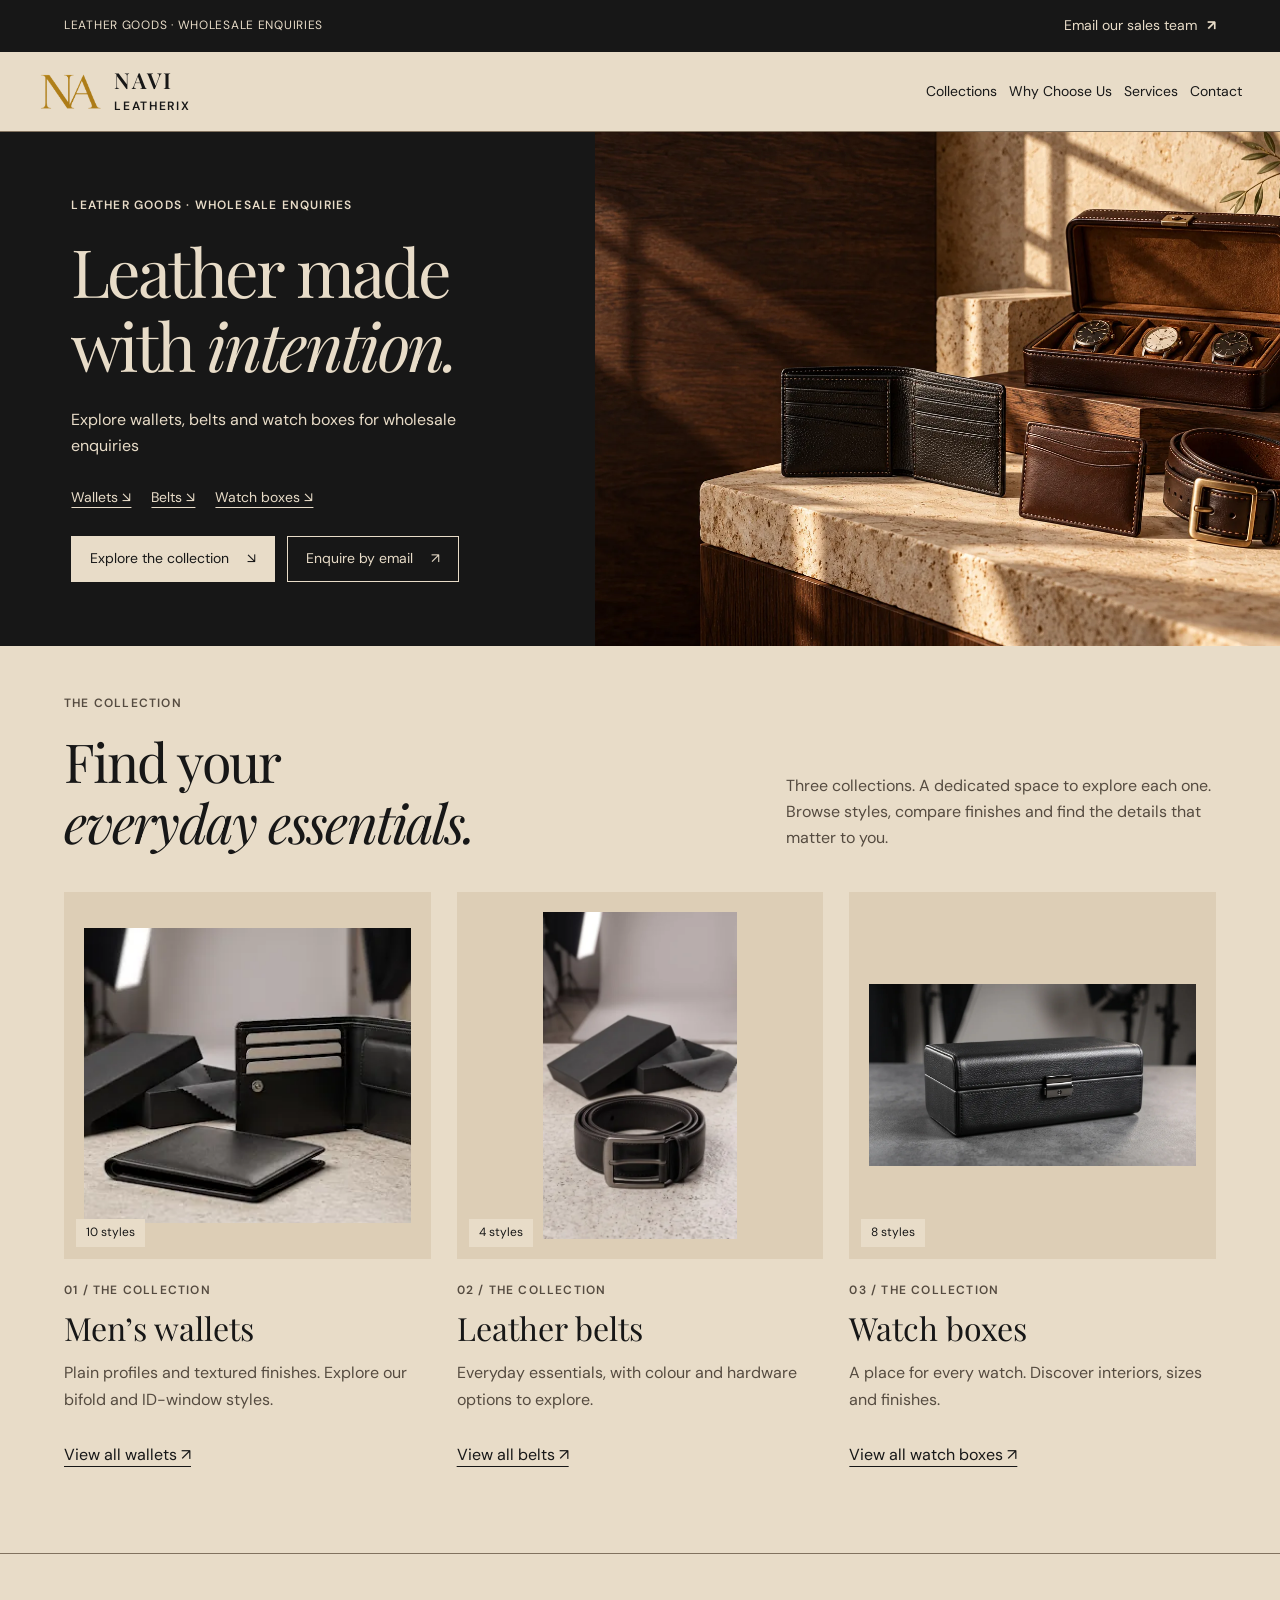
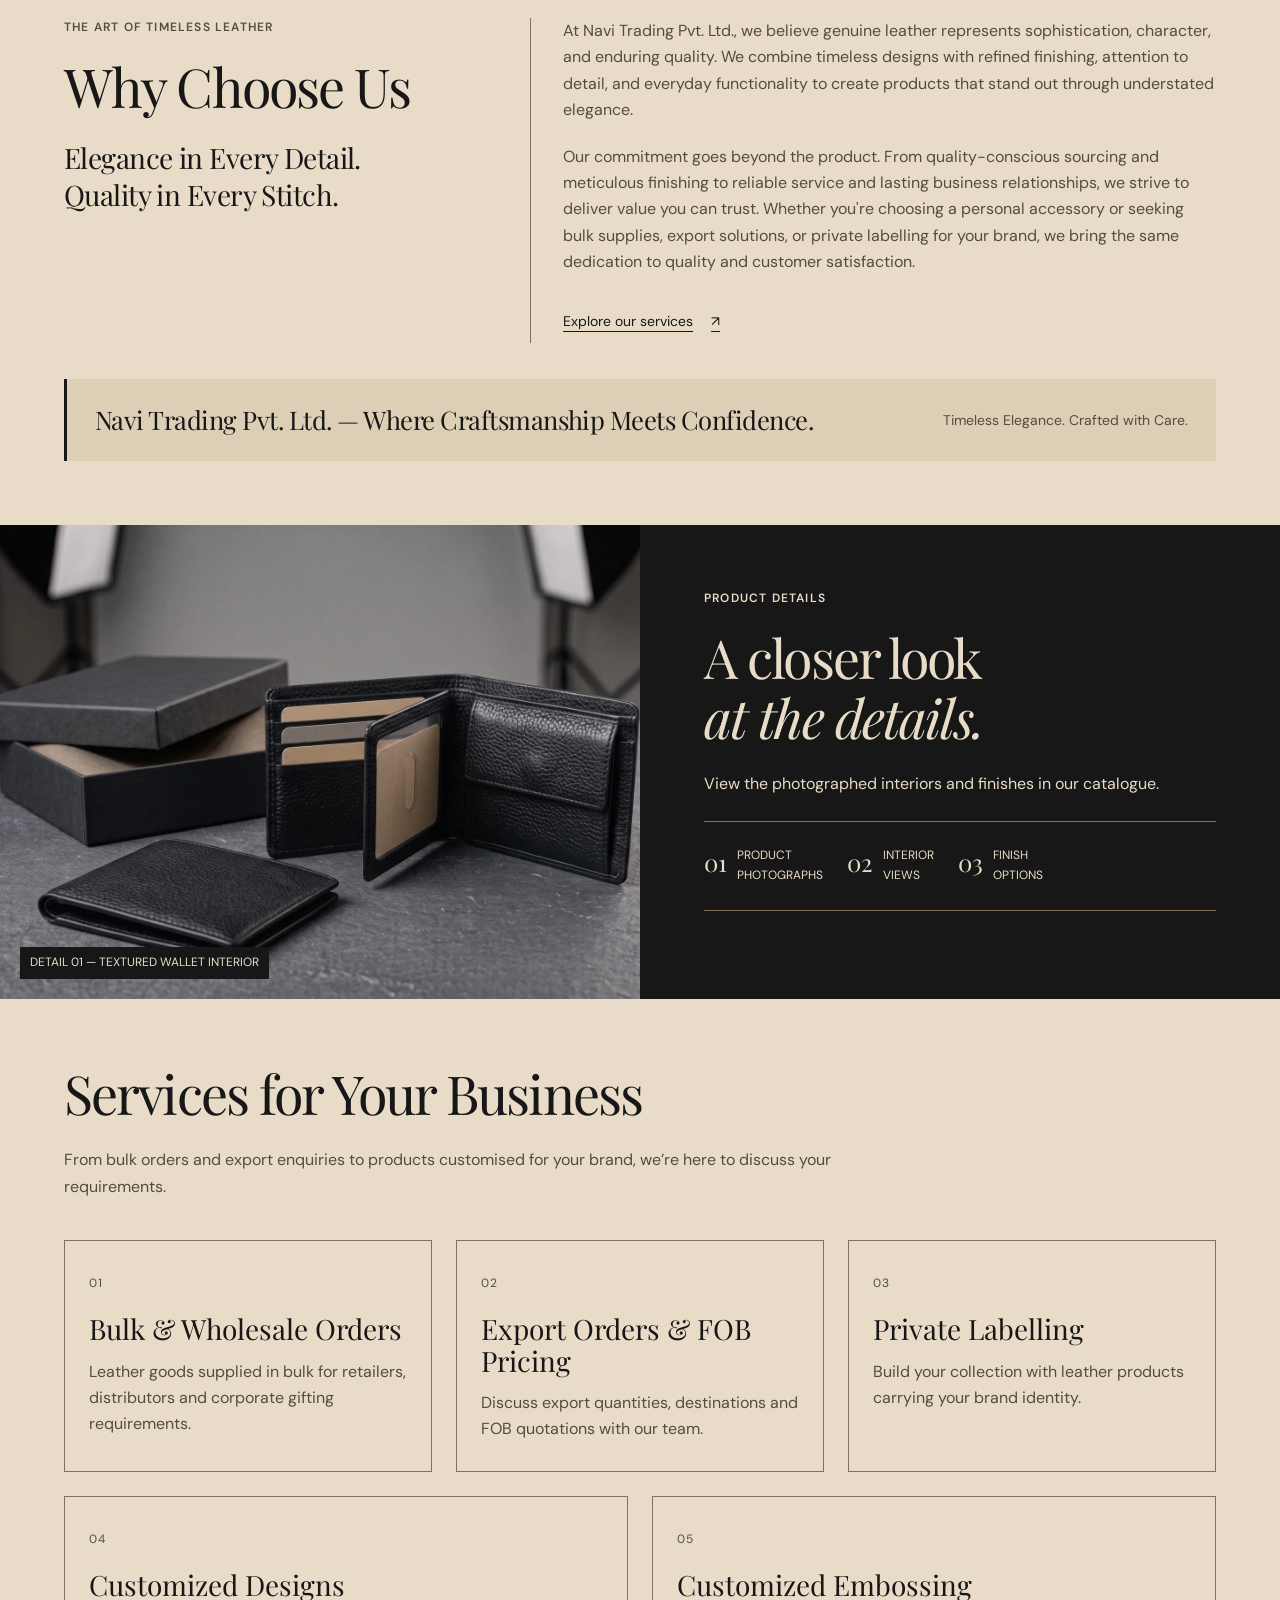
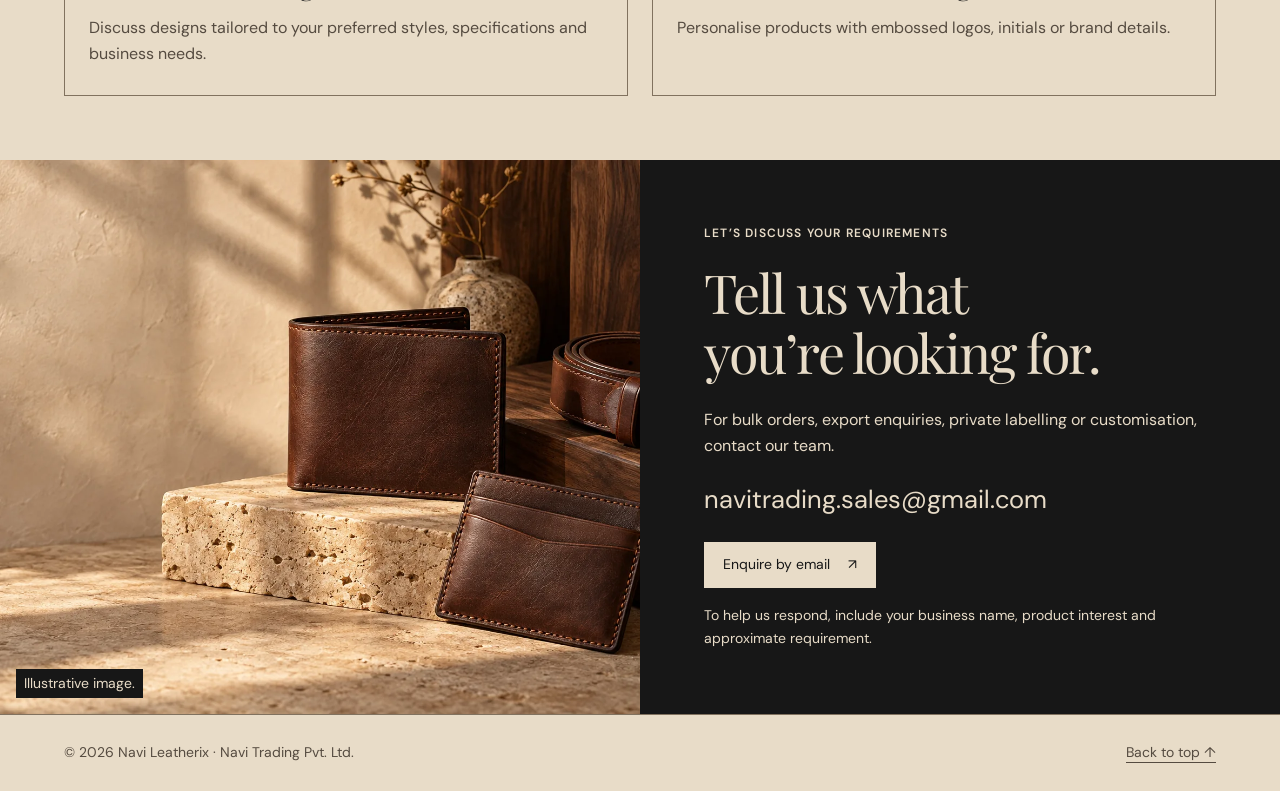
<file: index.html>
<!doctype html>
<html lang="en">
<head>
<meta charset="utf-8"><meta name="viewport" content="width=device-width, initial-scale=1"><meta name="theme-color" content="#e8dcc8"><meta name="description" content="Explore Navi Leatherix wallets, belts and watch boxes. Browse our collections and contact our team for wholesale enquiries.">
<title>Navi Leatherix | Leather, made with intention</title>
<link rel="icon" type="image/png" href="assets/navi-monogram.png">
<link rel="preconnect" href="https://fonts.googleapis.com"><link rel="preconnect" href="https://fonts.gstatic.com" crossorigin><link href="https://fonts.googleapis.com/css2?family=DM+Sans:wght@400;500;600;700&family=Playfair+Display:wght@400;500;600&display=swap" rel="stylesheet"><link rel="stylesheet" href="styles.css">
</head>
<body id="top" data-page="home">
<a class="skip-link" href="#main-content">Skip to content</a>
<div class="topline"><span class="topline-full">LEATHER GOODS · WHOLESALE ENQUIRIES</span><span class="topline-short">Wholesale enquiries</span><a href="mailto:navitrading.sales@gmail.com">Email our sales team <b>↗</b></a></div>
<header class="header"><button class="menu-toggle" id="menuToggle" type="button" aria-label="Open navigation" aria-controls="nav" aria-expanded="false"><i></i><i></i></button><a class="brand" href="index.html" aria-label="Navi Leatherix home"><img class="brand-logo" src="assets/navi-monogram.png" alt="" width="1645" height="956"><span class="brand-name">NAVI <small>LEATHERIX</small></span></a><nav class="nav" id="nav"><a href="index.html#collection">Collections</a><a href="index.html#why-us">Why Choose Us</a><a href="index.html#services">Services</a><a href="index.html#contact">Contact</a></nav></header>
<main id="main-content" tabindex="-1"><section class="hero" id="home" tabindex="-1">
  <div class="hero-content">
    <p class="eyebrow hero-eyebrow">LEATHER GOODS · WHOLESALE ENQUIRIES</p>
    <h1>Leather made<br>with <em>intention.</em></h1>
    <p class="hero-lede">Explore wallets, belts and watch boxes for wholesale enquiries</p>
    <nav class="hero-categories" aria-label="Browse product categories"><a href="wallets.html">Wallets ↘</a><a href="belts.html">Belts ↘</a><a href="watch-boxes.html">Watch boxes ↘</a></nav>
    <div class="hero-actions"><a class="btn btn-cream" href="#collection">Explore the collection <span>↘</span></a><a class="hero-mail" href="mailto:navitrading.sales@gmail.com?subject=Wholesale%20enquiry">Enquire by email <span>↗</span></a></div>
  </div>
  <figure class="hero-media"><img class="hero-img" src="assets/wholesale-hero.webp" alt="Illustrative campaign arrangement of wallets, belt and watch case" fetchpriority="high"></figure>
</section>
<section class="collection" id="collection" tabindex="-1"><div class="section-head"><div><p class="eyebrow">THE COLLECTION</p><h2>Find your<br><em>everyday essentials.</em></h2></div><p class="section-aside">Three collections. A dedicated space to explore each one. Browse styles, compare finishes and find the details that matter to you.</p></div><div class="collection-previews"><a class="collection-preview" href="wallets.html"><div class="preview-photo"><img src="assets/wallet-01.webp" alt="Men’s wallets" loading="lazy"><span>10 styles</span></div><div class="preview-heading"><p class="eyebrow">01 / THE COLLECTION</p><h3>Men’s wallets</h3><p>Plain profiles and textured finishes. Explore our bifold and ID-window styles.</p><span class="preview-link">View all wallets ↗</span></div></a><a class="collection-preview" href="belts.html"><div class="preview-photo"><img src="assets/belt-001-black-angle-1.webp" alt="Leather belts" loading="lazy"><span data-category-count="belt"></span></div><div class="preview-heading"><p class="eyebrow">02 / THE COLLECTION</p><h3>Leather belts</h3><p>Everyday essentials, with colour and hardware options to explore.</p><span class="preview-link">View all belts ↗</span></div></a><a class="collection-preview" href="watch-boxes.html"><div class="preview-photo"><img src="assets/watchbox-001-black-angle-1.webp" alt="Watch boxes" loading="lazy"><span data-category-count="watchbox"></span></div><div class="preview-heading"><p class="eyebrow">03 / THE COLLECTION</p><h3>Watch boxes</h3><p>A place for every watch. Discover interiors, sizes and finishes.</p><span class="preview-link">View all watch boxes ↗</span></div></a></div></section><section class="why-us section-pad" id="why-us" tabindex="-1" aria-labelledby="why-title">
  <div class="why-layout">
    <div class="why-intro">
      <p class="eyebrow">THE ART OF TIMELESS LEATHER</p>
      <h2 id="why-title">Why <span>Choose Us</span></h2>
      <h3 id="why-heading">Elegance in Every Detail. Quality in Every Stitch.</h3>
    </div>
    <div class="why-story">
      <p>At Navi Trading Pvt. Ltd., we believe genuine leather represents sophistication, character, and enduring quality. We combine timeless designs with refined finishing, attention to detail, and everyday functionality to create products that stand out through understated elegance.</p>
      <p>Our commitment goes beyond the product. From quality-conscious sourcing and meticulous finishing to reliable service and lasting business relationships, we strive to deliver value you can trust. Whether you're choosing a personal accessory or seeking bulk supplies, export solutions, or private labelling for your brand, we bring the same dedication to quality and customer satisfaction.</p>
      <a class="line-link" href="index.html#services">Explore our services <span aria-hidden="true">↗</span></a>
    </div>
  </div>
  <div class="why-closing">
    <p class="why-signature">Navi Trading Pvt. Ltd. — Where Craftsmanship Meets Confidence.</p>
    <p class="why-motto">Timeless Elegance. Crafted with Care.</p>
  </div>
</section>
<section class="craft" id="craft" tabindex="-1"><div class="craft-image"><img src="assets/NA-TX-BL-010.webp" alt="Textured black wallet NA-TX-010, shown open with card slots and a transparent window" loading="lazy"><span>DETAIL 01 — TEXTURED WALLET INTERIOR</span></div><div class="craft-copy"><p class="eyebrow light">PRODUCT DETAILS</p><h2>A closer look<br><em>at the details.</em></h2><p>View the photographed interiors and finishes in our catalogue.</p><div class="craft-stats"><div><b>01</b><span>PRODUCT<br>PHOTOGRAPHS</span></div><div><b>02</b><span>INTERIOR<br>VIEWS</span></div><div><b>03</b><span>FINISH<br>OPTIONS</span></div></div></div></section>

<section class="services section-pad" id="services" tabindex="-1" aria-labelledby="services-heading">
  <span class="section-alias" id="wholesale" aria-hidden="true"></span>
  <div class="services-intro">
    <h2 id="services-heading">Services for Your Business</h2>
    <p>From bulk orders and export enquiries to products customised for your brand, we’re here to discuss your requirements.</p>
  </div>
  <div class="services-grid">
    <article class="service-card"><span class="service-number" aria-hidden="true">01</span><h3>Bulk &amp; Wholesale Orders</h3><p>Leather goods supplied in bulk for retailers, distributors and corporate gifting requirements.</p></article>
    <article class="service-card"><span class="service-number" aria-hidden="true">02</span><h3>Export Orders &amp; FOB Pricing</h3><p>Discuss export quantities, destinations and FOB quotations with our team.</p></article>
    <article class="service-card"><span class="service-number" aria-hidden="true">03</span><h3>Private Labelling</h3><p>Build your collection with leather products carrying your brand identity.</p></article>
    <article class="service-card"><span class="service-number" aria-hidden="true">04</span><h3>Customized Designs</h3><p>Discuss designs tailored to your preferred styles, specifications and business needs.</p></article>
    <article class="service-card"><span class="service-number" aria-hidden="true">05</span><h3>Customized Embossing</h3><p>Personalise products with embossed logos, initials or brand details.</p></article>
  </div>
</section>

<section class="contact" id="contact" tabindex="-1"><figure class="contact-image"><img src="assets/hero-leather.webp" alt="Illustrative wallet and belt arrangement in warm light" loading="lazy"><figcaption>Illustrative image.</figcaption></figure><div class="contact-copy"><p class="eyebrow light">LET’S DISCUSS YOUR REQUIREMENTS</p><h2>Tell us what<br>you’re looking for.</h2><p>For bulk orders, export enquiries, private labelling or customisation, contact our team.</p><span class="contact-email">navitrading.sales@gmail.com</span><a class="contact-button" href="mailto:navitrading.sales@gmail.com?subject=Leather%20goods%20enquiry">Enquire by email <span>↗</span></a><small>To help us respond, include your business name, product interest and approximate requirement.</small></div></section>
</main><footer class="footer"><span>© 2026 Navi Leatherix · Navi Trading Pvt. Ltd.</span><a href="#top">Back to top ↑</a></footer>
<script src="catalogue-data.js"></script><script src="app.js"></script></body></html>
</file>
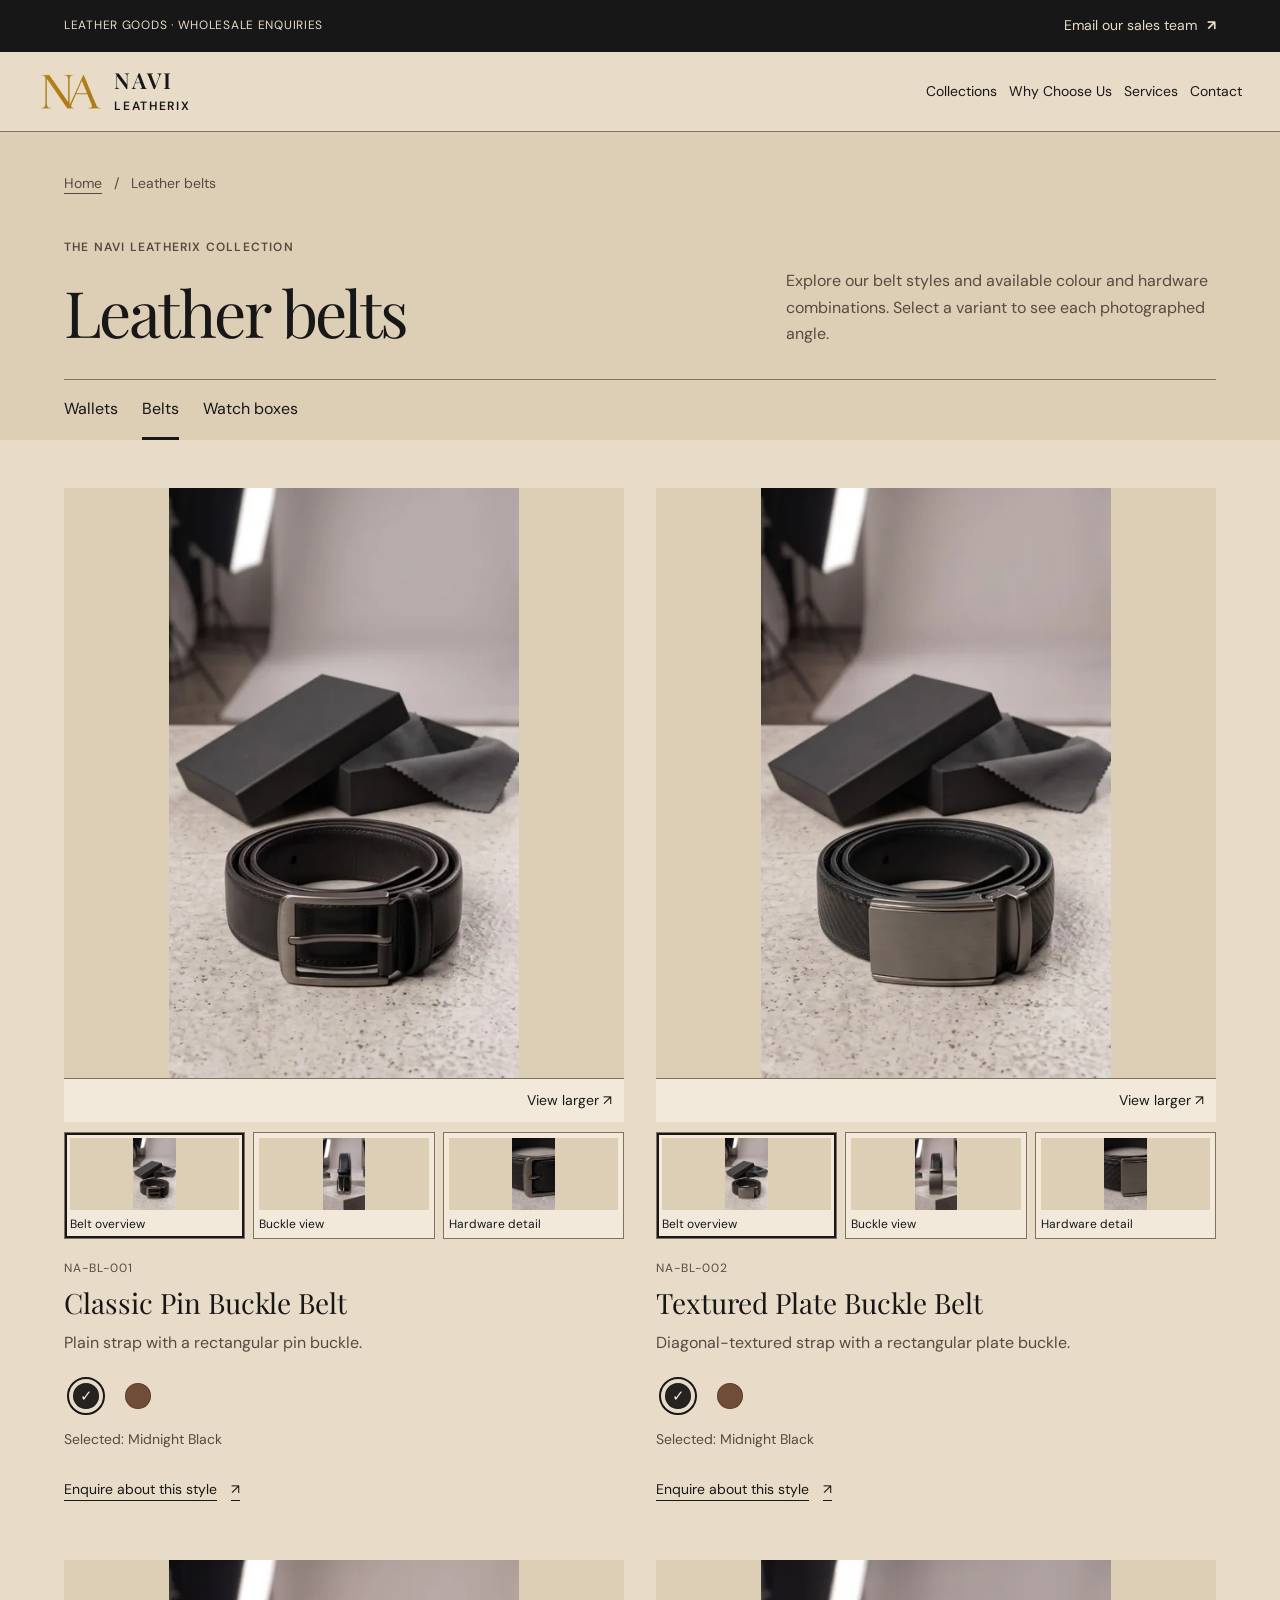
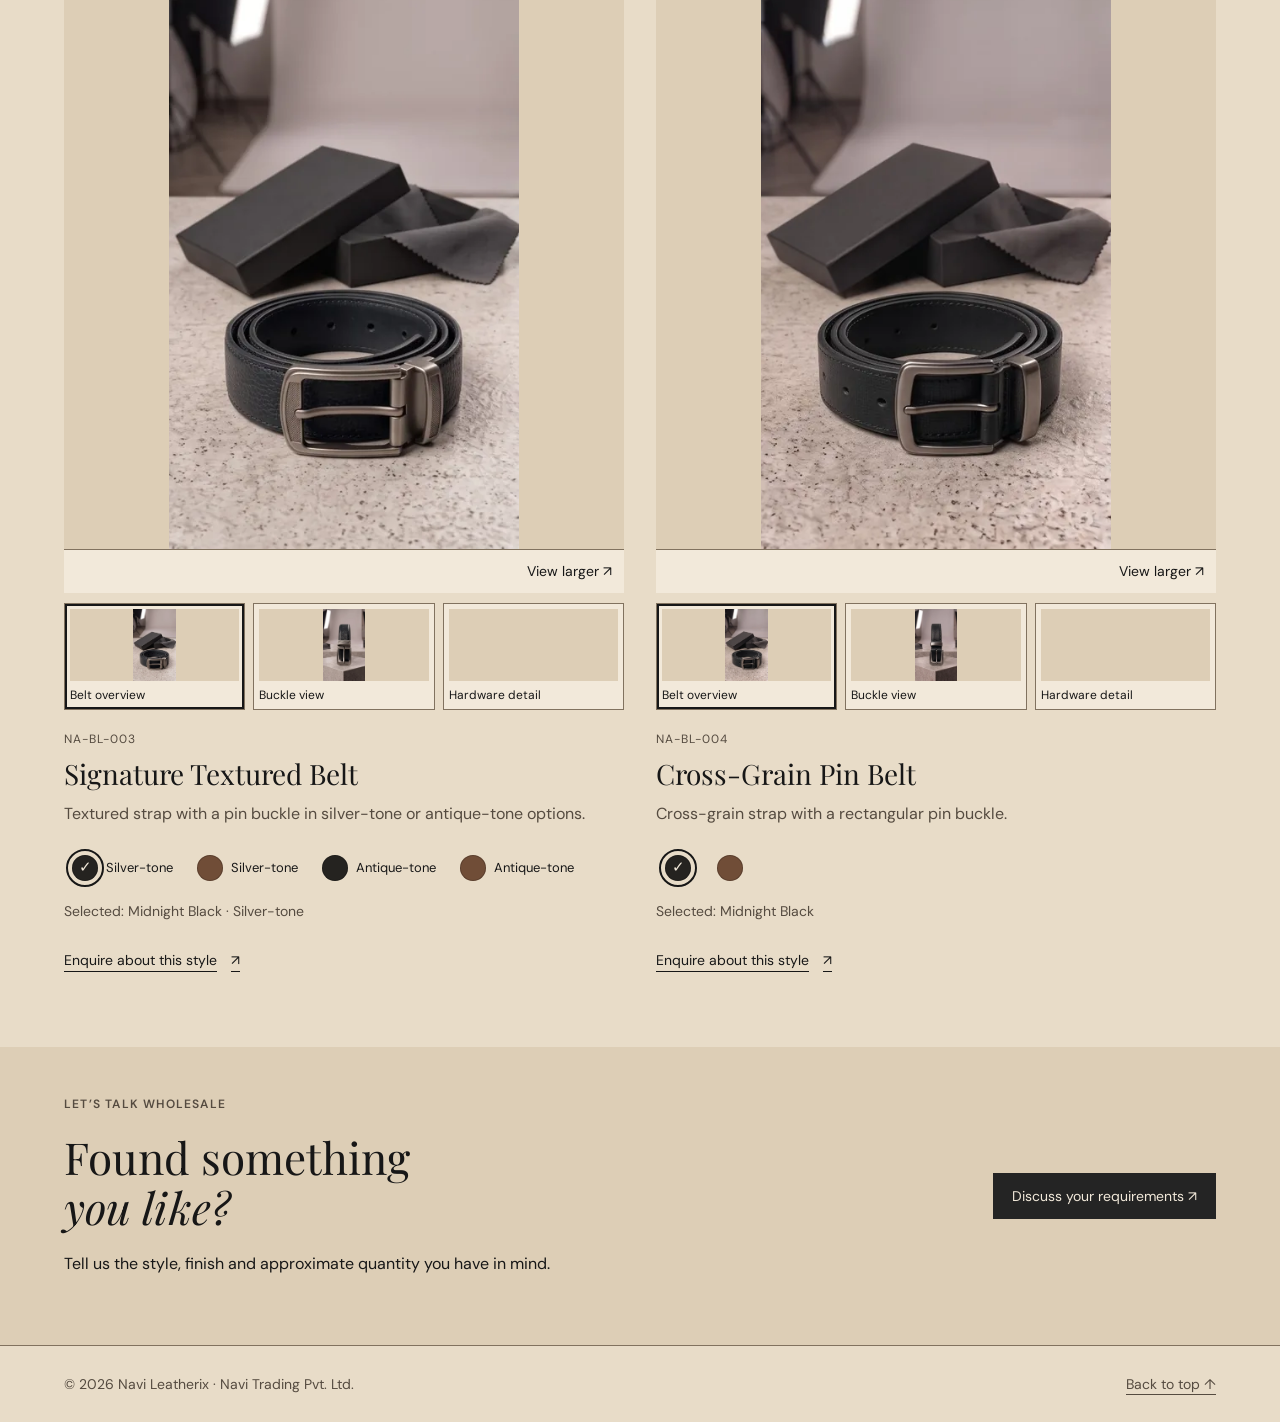
<file: belts.html>
<!doctype html>
<html lang="en">
<head>
<meta charset="utf-8"><meta name="viewport" content="width=device-width, initial-scale=1"><meta name="theme-color" content="#e8dcc8"><meta name="description" content="Explore Navi Leatherix leather belt styles, colours and hardware options. View product photographs and enquire about wholesale requirements.">
<title>Leather belts | Navi Leatherix</title>
<link rel="icon" type="image/png" href="assets/navi-monogram.png">
<link rel="preconnect" href="https://fonts.googleapis.com"><link rel="preconnect" href="https://fonts.gstatic.com" crossorigin><link href="https://fonts.googleapis.com/css2?family=DM+Sans:wght@400;500;600;700&family=Playfair+Display:wght@400;500;600&display=swap" rel="stylesheet"><link rel="stylesheet" href="styles.css">
</head>
<body id="top" data-page="belts">
<a class="skip-link" href="#main-content">Skip to content</a>
<div class="topline"><span class="topline-full">LEATHER GOODS · WHOLESALE ENQUIRIES</span><span class="topline-short">Wholesale enquiries</span><a href="mailto:navitrading.sales@gmail.com">Email our sales team <b>↗</b></a></div>
<header class="header"><button class="menu-toggle" id="menuToggle" type="button" aria-label="Open navigation" aria-controls="nav" aria-expanded="false"><i></i><i></i></button><a class="brand" href="index.html" aria-label="Navi Leatherix home"><img class="brand-logo" src="assets/navi-monogram.png" alt="" width="1645" height="956"><span class="brand-name">NAVI <small>LEATHERIX</small></span></a><nav class="nav" id="nav"><a href="index.html#collection">Collections</a><a href="index.html#why-us">Why Choose Us</a><a href="index.html#services">Services</a><a href="index.html#contact">Contact</a></nav></header>
<main id="main-content" tabindex="-1"><section class="category-intro"><div class="category-intro-inner"><nav class="breadcrumb" aria-label="Breadcrumb"><a href="index.html">Home</a><span aria-hidden="true">/</span><span>Leather belts</span></nav><div class="section-head"><div><p class="eyebrow">THE NAVI LEATHERIX COLLECTION</p><h1>Leather belts</h1></div><p class="section-aside">Explore our belt styles and available colour and hardware combinations. Select a variant to see each photographed angle.</p></div><nav class="category-switch" aria-label="Collections"><a href="wallets.html">Wallets</a><a href="belts.html" aria-current="page">Belts</a><a href="watch-boxes.html">Watch boxes</a></nav></div></section><section class="collection category-products" aria-label="Leather belts catalogue"><div class="belt-product-grid" id="beltGrid"></div></section><section class="catalogue-enquiry"><div><p class="eyebrow">LET’S TALK WHOLESALE</p><h2>Found something<br><em>you like?</em></h2><p>Tell us the style, finish and approximate quantity you have in mind.</p></div><a class="btn" href="mailto:navitrading.sales@gmail.com?subject=Leather%20belts%20wholesale%20enquiry">Discuss your requirements ↗</a></section></main><footer class="footer"><span>© 2026 Navi Leatherix · Navi Trading Pvt. Ltd.</span><a href="#top">Back to top ↑</a></footer>
<dialog class="image-viewer" id="imageViewer" aria-label="Enlarged product image">
  <div class="image-viewer-panel">
    <div class="image-viewer-toolbar">
      <button class="image-viewer-detail" type="button" aria-pressed="false" hidden disabled>View actual size</button>
      <button class="image-viewer-close" type="button" aria-label="Close image viewer" autofocus>Close ×</button>
    </div>
    <p class="image-viewer-help" id="viewerHelp">Actual size uses existing source pixels. Scroll or use arrow keys in the photograph to inspect it.</p>
    <div class="image-viewer-stage" tabindex="0" role="region" aria-label="Product photograph" aria-describedby="viewerHelp">
      <div class="image-viewer-canvas"><img class="image-viewer-photo" alt=""><p class="image-viewer-error" hidden>Image unavailable. Try another photograph.</p></div>
    </div>
    <div class="image-viewer-footer">
      <button class="image-viewer-prev" type="button" aria-label="Previous image">‹</button>
      <p class="image-viewer-caption" aria-live="polite" tabindex="0"></p>
      <button class="image-viewer-next" type="button" aria-label="Next image">›</button>
    </div>
  </div>
</dialog>
<script src="catalogue-data.js"></script><script src="app.js"></script></body></html>
</file>
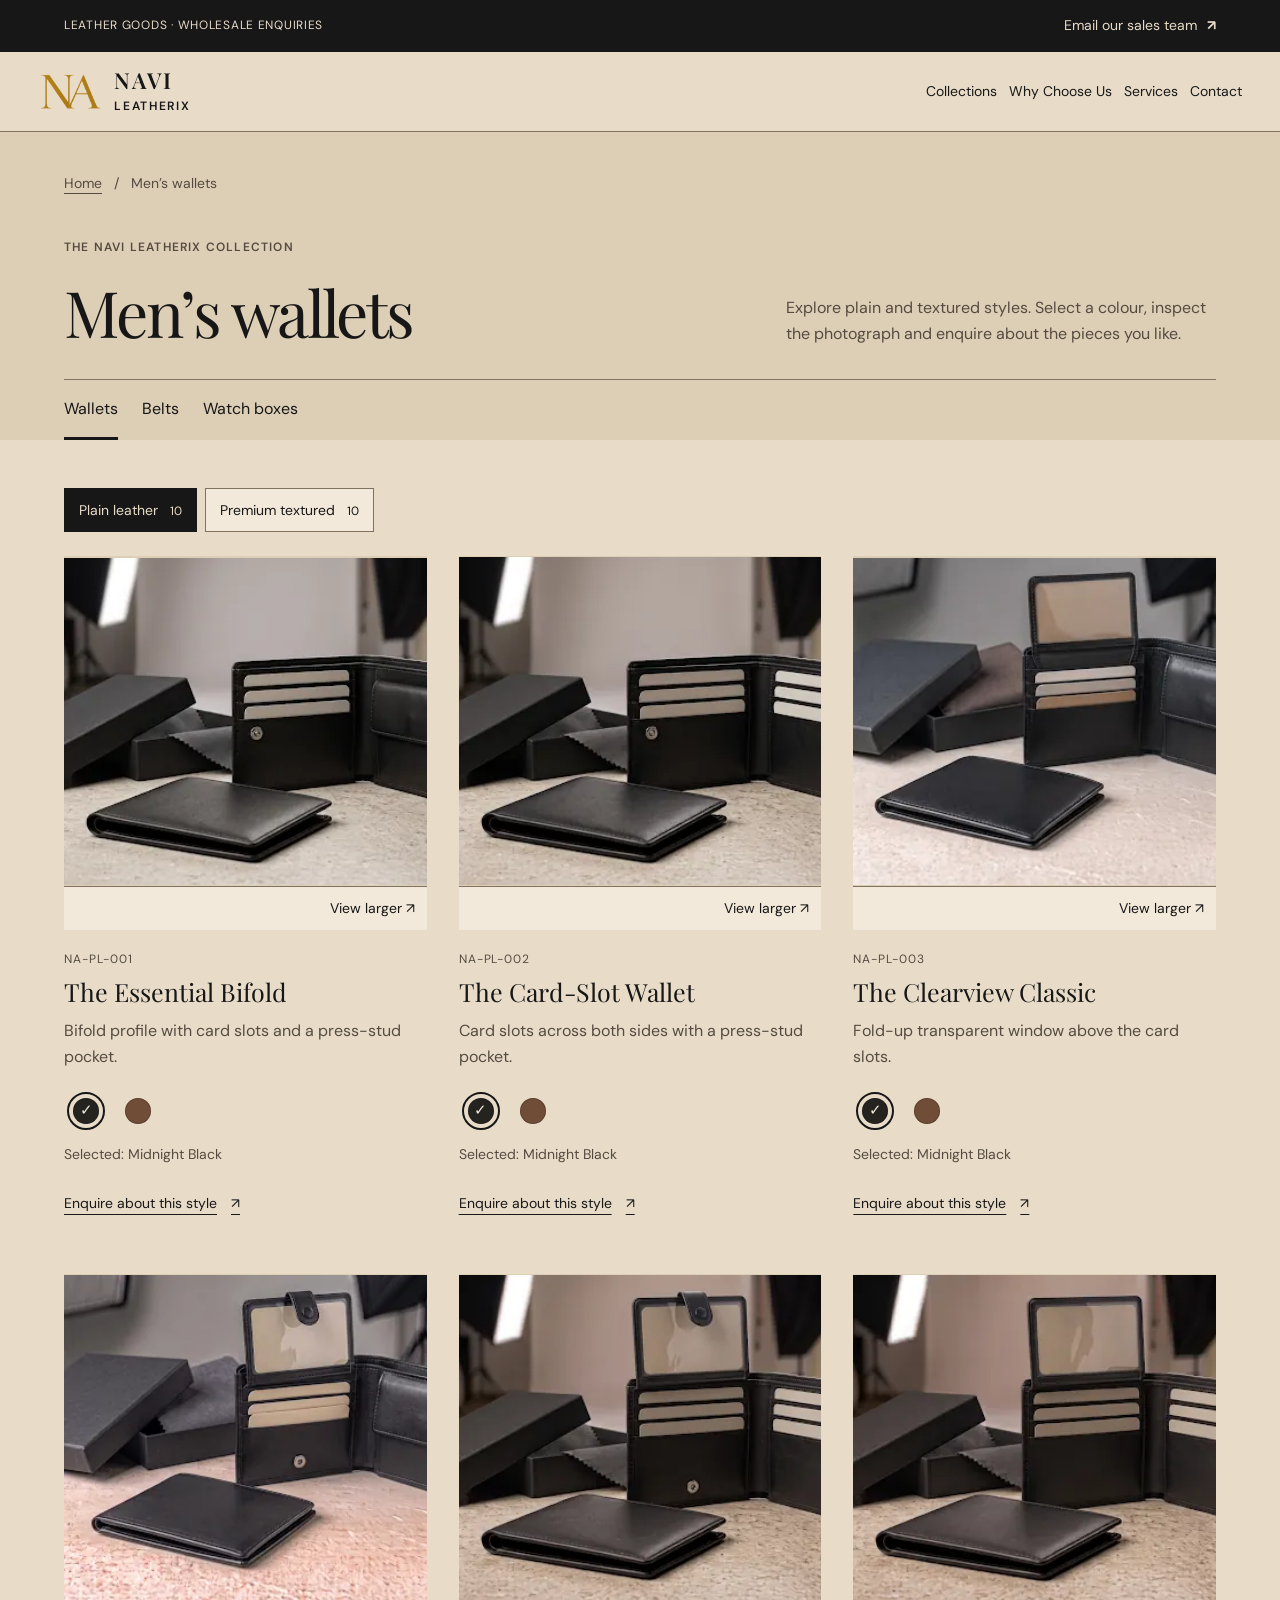
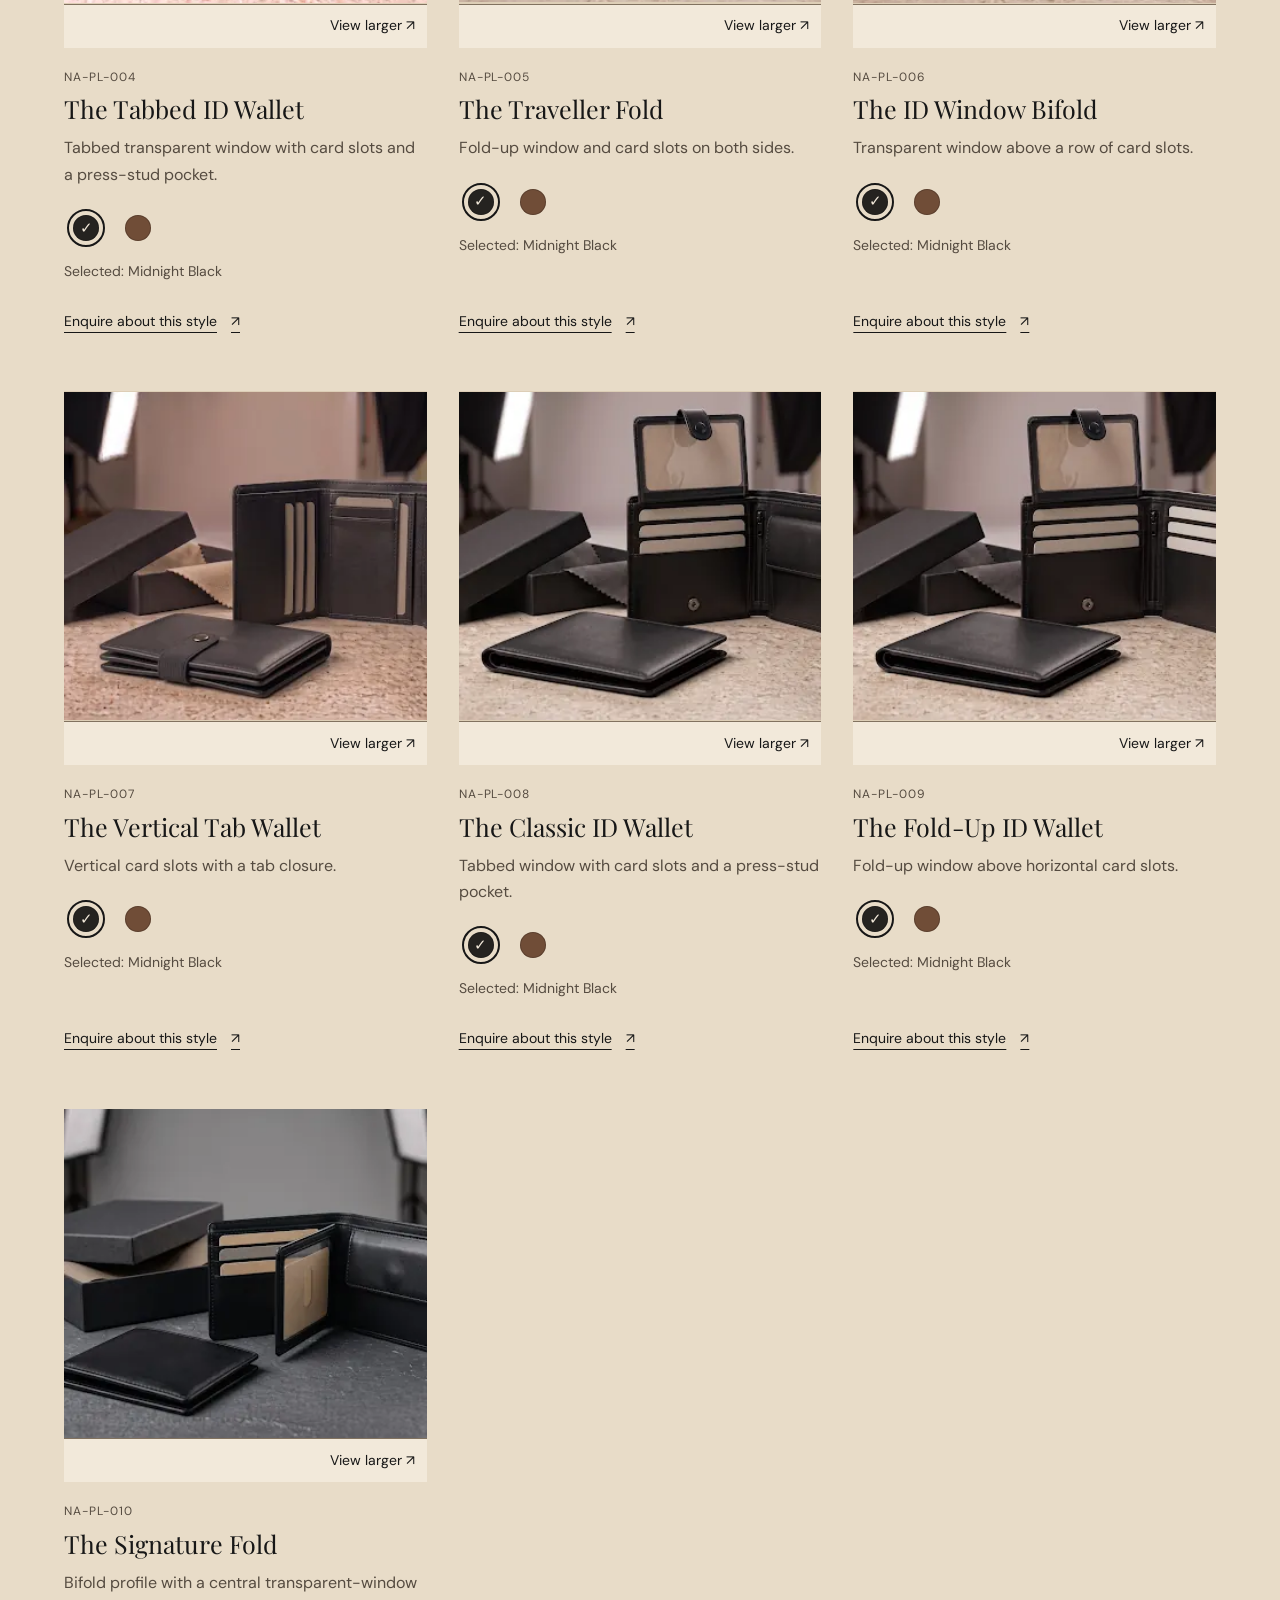
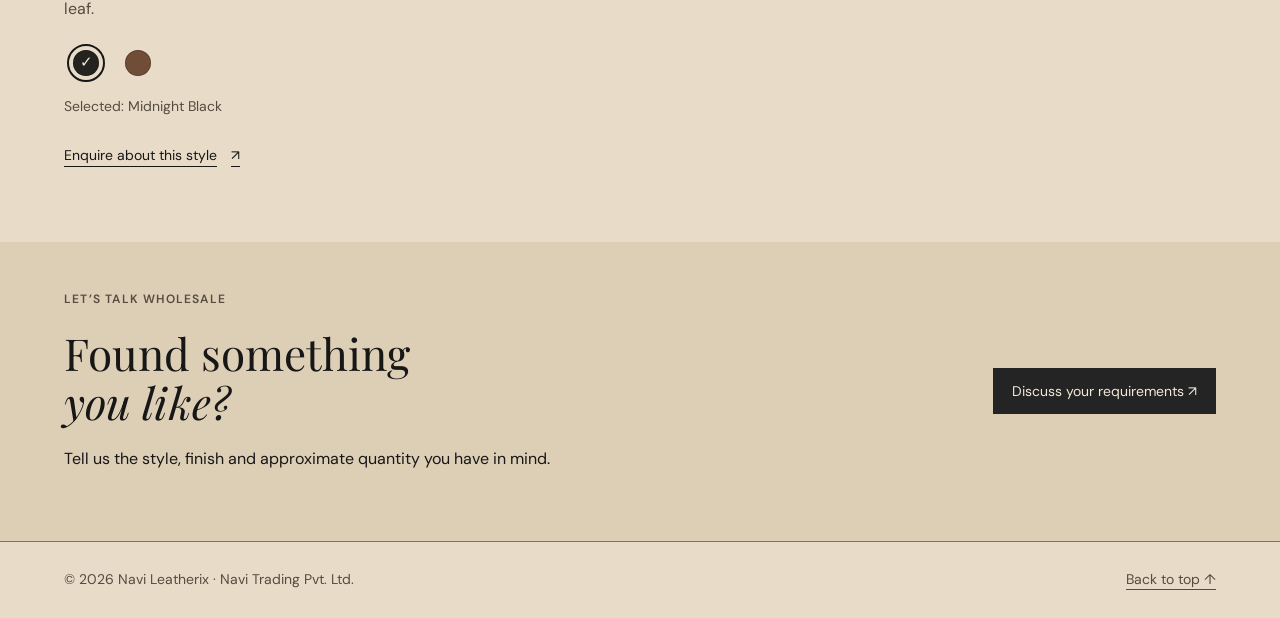
<file: wallets.html>
<!doctype html>
<html lang="en">
<head>
<meta charset="utf-8"><meta name="viewport" content="width=device-width, initial-scale=1"><meta name="theme-color" content="#e8dcc8"><meta name="description" content="Browse Navi Leatherix plain and textured men’s wallets. Compare colours, view product photographs and enquire about wholesale requirements.">
<title>Men’s wallets | Navi Leatherix</title>
<link rel="icon" type="image/png" href="assets/navi-monogram.png">
<link rel="preconnect" href="https://fonts.googleapis.com"><link rel="preconnect" href="https://fonts.gstatic.com" crossorigin><link href="https://fonts.googleapis.com/css2?family=DM+Sans:wght@400;500;600;700&family=Playfair+Display:wght@400;500;600&display=swap" rel="stylesheet"><link rel="stylesheet" href="styles.css">
</head>
<body id="top" data-page="wallets">
<a class="skip-link" href="#main-content">Skip to content</a>
<div class="topline"><span class="topline-full">LEATHER GOODS · WHOLESALE ENQUIRIES</span><span class="topline-short">Wholesale enquiries</span><a href="mailto:navitrading.sales@gmail.com">Email our sales team <b>↗</b></a></div>
<header class="header"><button class="menu-toggle" id="menuToggle" type="button" aria-label="Open navigation" aria-controls="nav" aria-expanded="false"><i></i><i></i></button><a class="brand" href="index.html" aria-label="Navi Leatherix home"><img class="brand-logo" src="assets/navi-monogram.png" alt="" width="1645" height="956"><span class="brand-name">NAVI <small>LEATHERIX</small></span></a><nav class="nav" id="nav"><a href="index.html#collection">Collections</a><a href="index.html#why-us">Why Choose Us</a><a href="index.html#services">Services</a><a href="index.html#contact">Contact</a></nav></header>
<main id="main-content" tabindex="-1"><section class="category-intro"><div class="category-intro-inner"><nav class="breadcrumb" aria-label="Breadcrumb"><a href="index.html">Home</a><span aria-hidden="true">/</span><span>Men’s wallets</span></nav><div class="section-head"><div><p class="eyebrow">THE NAVI LEATHERIX COLLECTION</p><h1>Men’s wallets</h1></div><p class="section-aside">Explore plain and textured styles. Select a colour, inspect the photograph and enquire about the pieces you like.</p></div><nav class="category-switch" aria-label="Collections"><a href="wallets.html" aria-current="page">Wallets</a><a href="belts.html">Belts</a><a href="watch-boxes.html">Watch boxes</a></nav></div></section><section class="collection category-products" aria-label="Men’s wallets catalogue"><div class="wallet-tabs" role="group" aria-label="Filter wallets"><button class="wallet-tab active" data-wallet="plain" aria-pressed="true">Plain leather <span></span></button><button class="wallet-tab" data-wallet="textured" aria-pressed="false">Premium textured <span></span></button></div><div class="wallet-grid" id="walletGrid"></div></section><section class="catalogue-enquiry"><div><p class="eyebrow">LET’S TALK WHOLESALE</p><h2>Found something<br><em>you like?</em></h2><p>Tell us the style, finish and approximate quantity you have in mind.</p></div><a class="btn" href="mailto:navitrading.sales@gmail.com?subject=Men’s%20wallets%20wholesale%20enquiry">Discuss your requirements ↗</a></section></main><footer class="footer"><span>© 2026 Navi Leatherix · Navi Trading Pvt. Ltd.</span><a href="#top">Back to top ↑</a></footer>
<dialog class="image-viewer" id="imageViewer" aria-label="Enlarged product image">
  <div class="image-viewer-panel">
    <div class="image-viewer-toolbar">
      <button class="image-viewer-detail" type="button" aria-pressed="false" hidden disabled>View actual size</button>
      <button class="image-viewer-close" type="button" aria-label="Close image viewer" autofocus>Close ×</button>
    </div>
    <p class="image-viewer-help" id="viewerHelp">Actual size uses existing source pixels. Scroll or use arrow keys in the photograph to inspect it.</p>
    <div class="image-viewer-stage" tabindex="0" role="region" aria-label="Product photograph" aria-describedby="viewerHelp">
      <div class="image-viewer-canvas"><img class="image-viewer-photo" alt=""><p class="image-viewer-error" hidden>Image unavailable. Try another photograph.</p></div>
    </div>
    <div class="image-viewer-footer">
      <button class="image-viewer-prev" type="button" aria-label="Previous image">‹</button>
      <p class="image-viewer-caption" aria-live="polite" tabindex="0"></p>
      <button class="image-viewer-next" type="button" aria-label="Next image">›</button>
    </div>
  </div>
</dialog>
<script src="catalogue-data.js"></script><script src="app.js"></script></body></html>
</file>
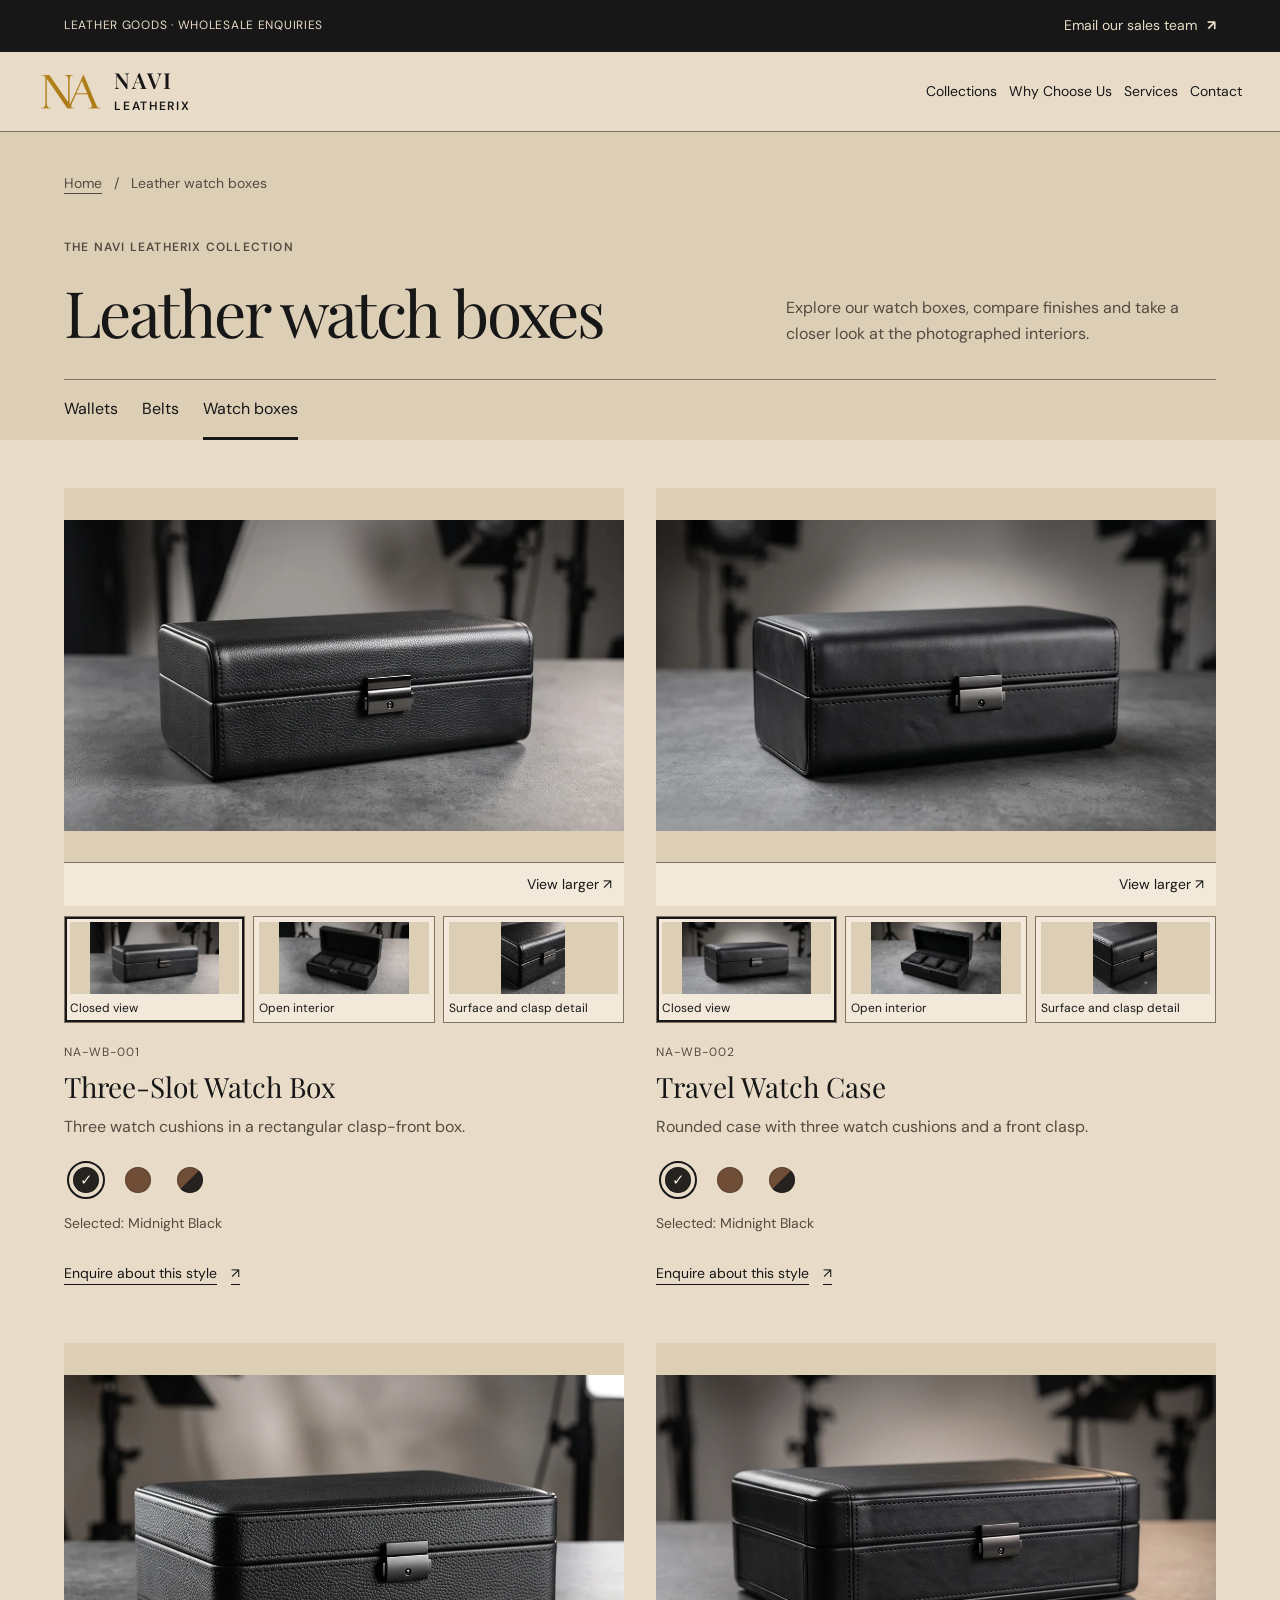
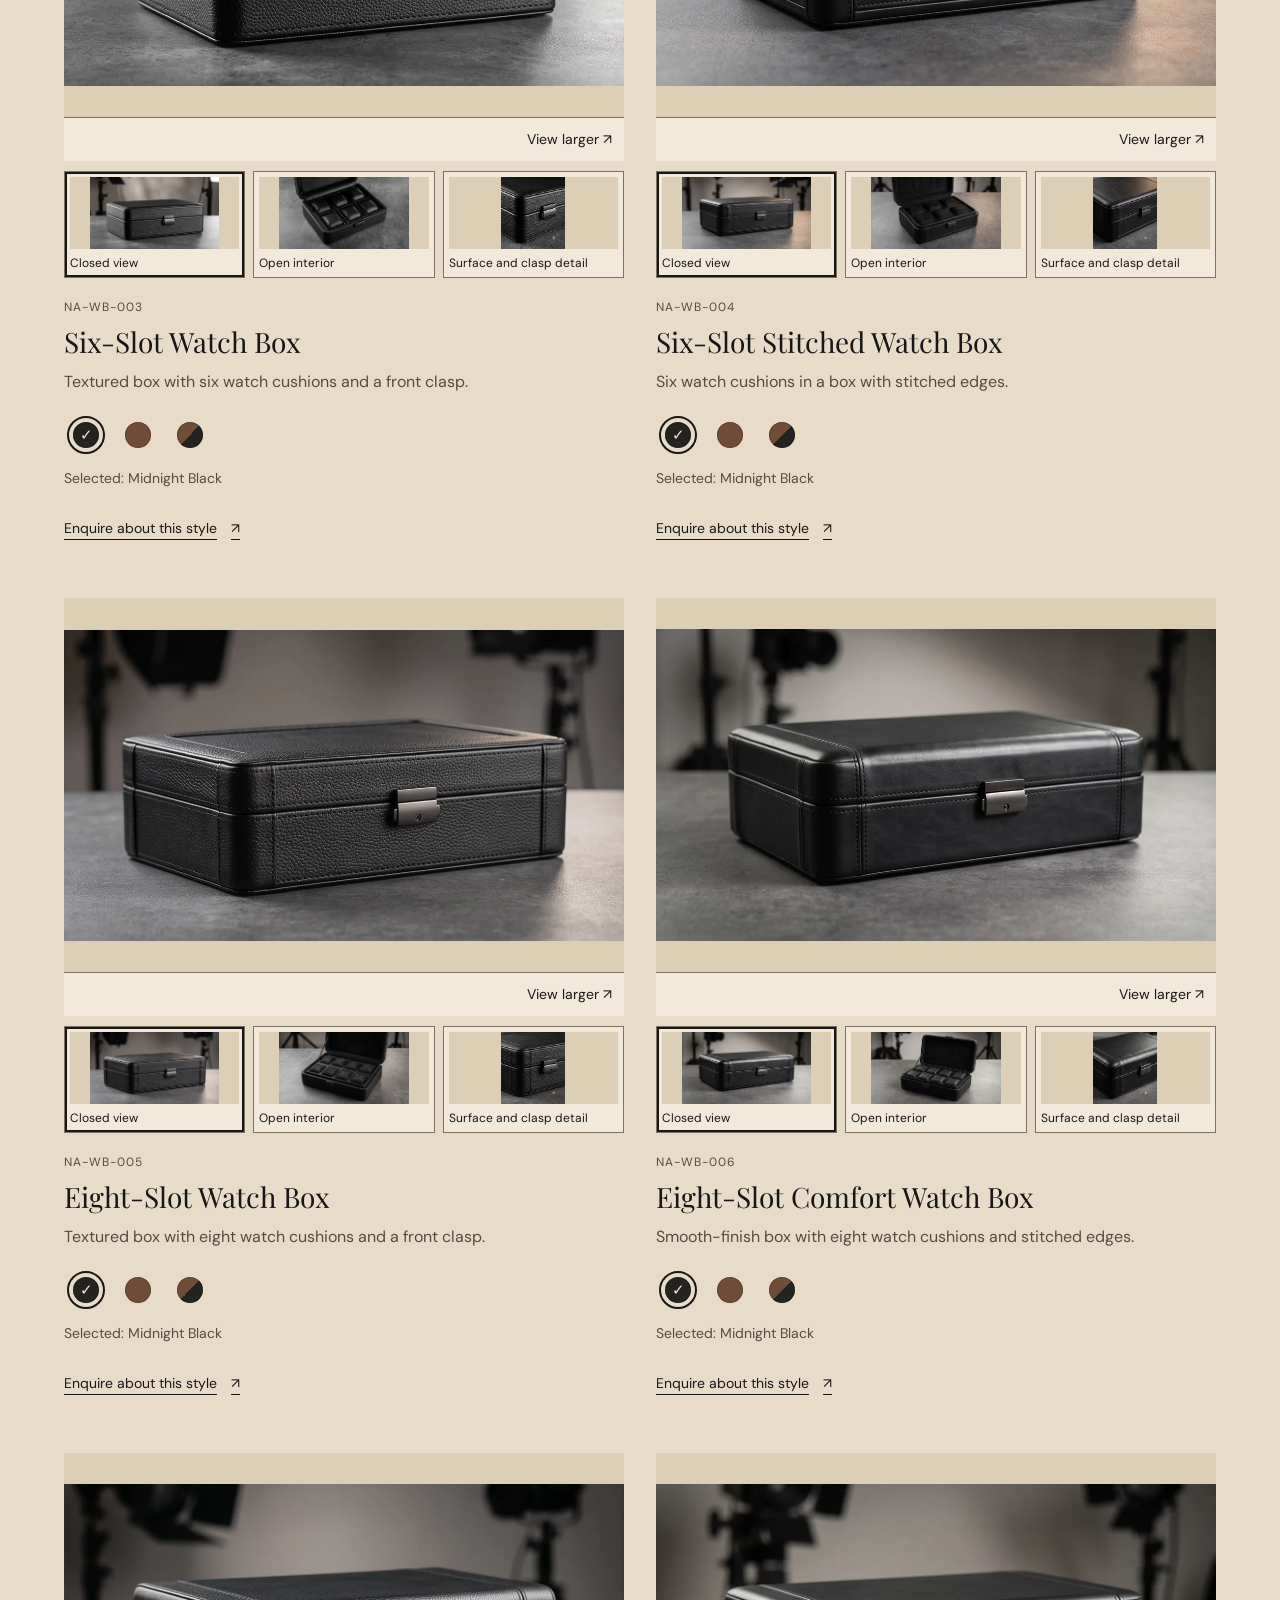
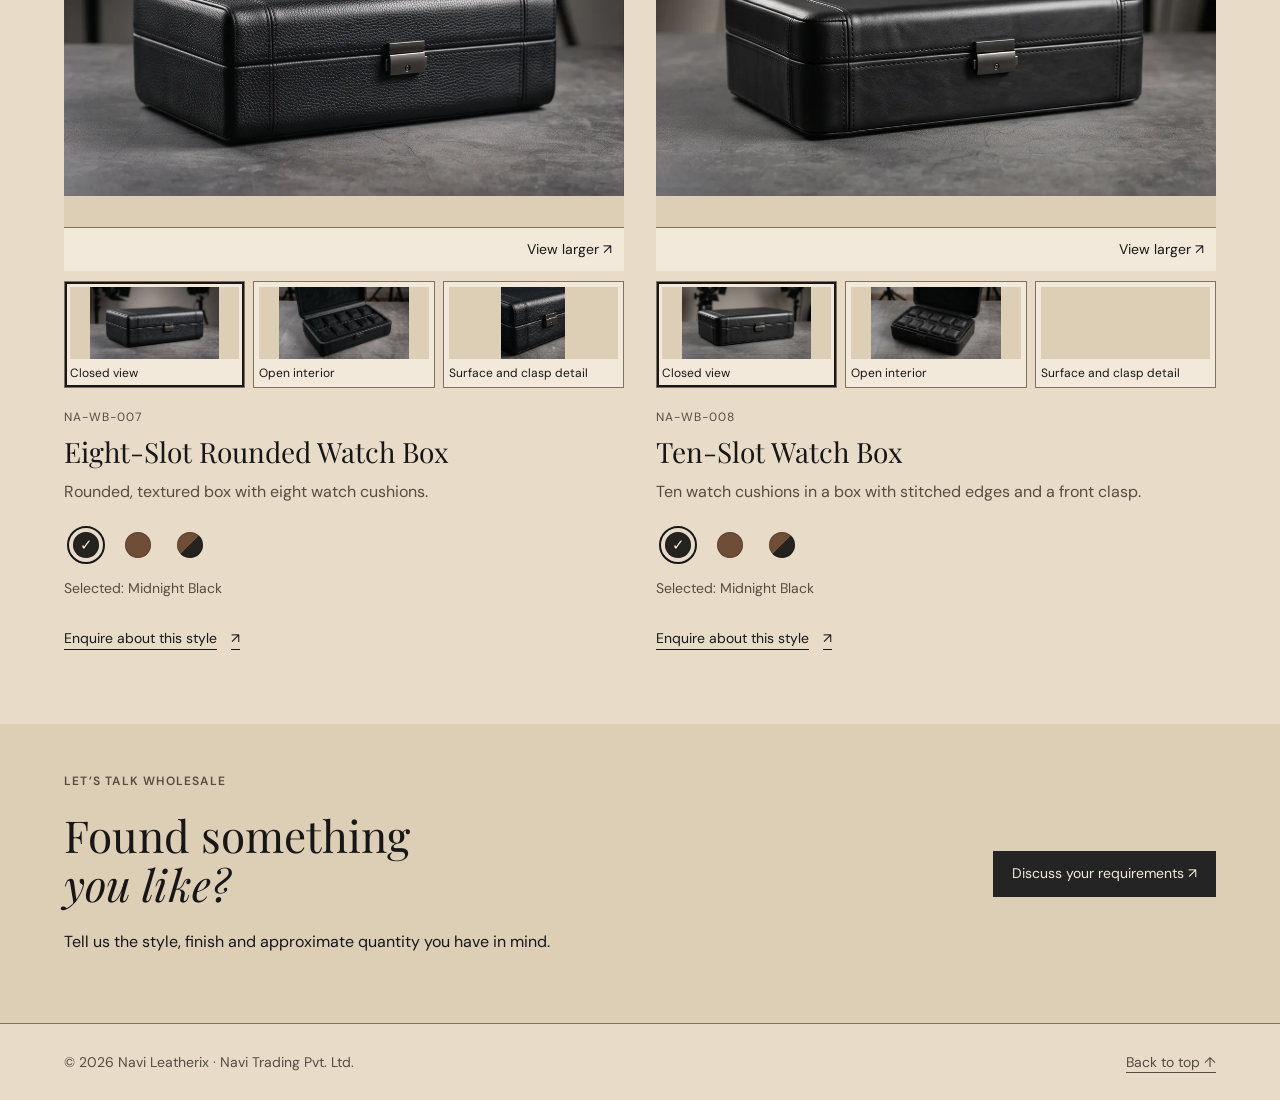
<file: watch-boxes.html>
<!doctype html>
<html lang="en">
<head>
<meta charset="utf-8"><meta name="viewport" content="width=device-width, initial-scale=1"><meta name="theme-color" content="#e8dcc8"><meta name="description" content="Browse Navi Leatherix watch boxes. Compare finishes, inspect photographed interiors and enquire about wholesale requirements.">
<title>Leather watch boxes | Navi Leatherix</title>
<link rel="icon" type="image/png" href="assets/navi-monogram.png">
<link rel="preconnect" href="https://fonts.googleapis.com"><link rel="preconnect" href="https://fonts.gstatic.com" crossorigin><link href="https://fonts.googleapis.com/css2?family=DM+Sans:wght@400;500;600;700&family=Playfair+Display:wght@400;500;600&display=swap" rel="stylesheet"><link rel="stylesheet" href="styles.css">
</head>
<body id="top" data-page="watch-boxes">
<a class="skip-link" href="#main-content">Skip to content</a>
<div class="topline"><span class="topline-full">LEATHER GOODS · WHOLESALE ENQUIRIES</span><span class="topline-short">Wholesale enquiries</span><a href="mailto:navitrading.sales@gmail.com">Email our sales team <b>↗</b></a></div>
<header class="header"><button class="menu-toggle" id="menuToggle" type="button" aria-label="Open navigation" aria-controls="nav" aria-expanded="false"><i></i><i></i></button><a class="brand" href="index.html" aria-label="Navi Leatherix home"><img class="brand-logo" src="assets/navi-monogram.png" alt="" width="1645" height="956"><span class="brand-name">NAVI <small>LEATHERIX</small></span></a><nav class="nav" id="nav"><a href="index.html#collection">Collections</a><a href="index.html#why-us">Why Choose Us</a><a href="index.html#services">Services</a><a href="index.html#contact">Contact</a></nav></header>
<main id="main-content" tabindex="-1"><section class="category-intro"><div class="category-intro-inner"><nav class="breadcrumb" aria-label="Breadcrumb"><a href="index.html">Home</a><span aria-hidden="true">/</span><span>Leather watch boxes</span></nav><div class="section-head"><div><p class="eyebrow">THE NAVI LEATHERIX COLLECTION</p><h1>Leather watch boxes</h1></div><p class="section-aside">Explore our watch boxes, compare finishes and take a closer look at the photographed interiors.</p></div><nav class="category-switch" aria-label="Collections"><a href="wallets.html">Wallets</a><a href="belts.html">Belts</a><a href="watch-boxes.html" aria-current="page">Watch boxes</a></nav></div></section><section class="collection category-products" aria-label="Leather watch boxes catalogue"><div class="watchbox-product-grid" id="watchboxGrid"></div></section><section class="catalogue-enquiry"><div><p class="eyebrow">LET’S TALK WHOLESALE</p><h2>Found something<br><em>you like?</em></h2><p>Tell us the style, finish and approximate quantity you have in mind.</p></div><a class="btn" href="mailto:navitrading.sales@gmail.com?subject=Leather%20watch%20boxes%20wholesale%20enquiry">Discuss your requirements ↗</a></section></main><footer class="footer"><span>© 2026 Navi Leatherix · Navi Trading Pvt. Ltd.</span><a href="#top">Back to top ↑</a></footer>
<dialog class="image-viewer" id="imageViewer" aria-label="Enlarged product image">
  <div class="image-viewer-panel">
    <div class="image-viewer-toolbar">
      <button class="image-viewer-detail" type="button" aria-pressed="false" hidden disabled>View actual size</button>
      <button class="image-viewer-close" type="button" aria-label="Close image viewer" autofocus>Close ×</button>
    </div>
    <p class="image-viewer-help" id="viewerHelp">Actual size uses existing source pixels. Scroll or use arrow keys in the photograph to inspect it.</p>
    <div class="image-viewer-stage" tabindex="0" role="region" aria-label="Product photograph" aria-describedby="viewerHelp">
      <div class="image-viewer-canvas"><img class="image-viewer-photo" alt=""><p class="image-viewer-error" hidden>Image unavailable. Try another photograph.</p></div>
    </div>
    <div class="image-viewer-footer">
      <button class="image-viewer-prev" type="button" aria-label="Previous image">‹</button>
      <p class="image-viewer-caption" aria-live="polite" tabindex="0"></p>
      <button class="image-viewer-next" type="button" aria-label="Next image">›</button>
    </div>
  </div>
</dialog>
<script src="catalogue-data.js"></script><script src="app.js"></script></body></html>
</file>
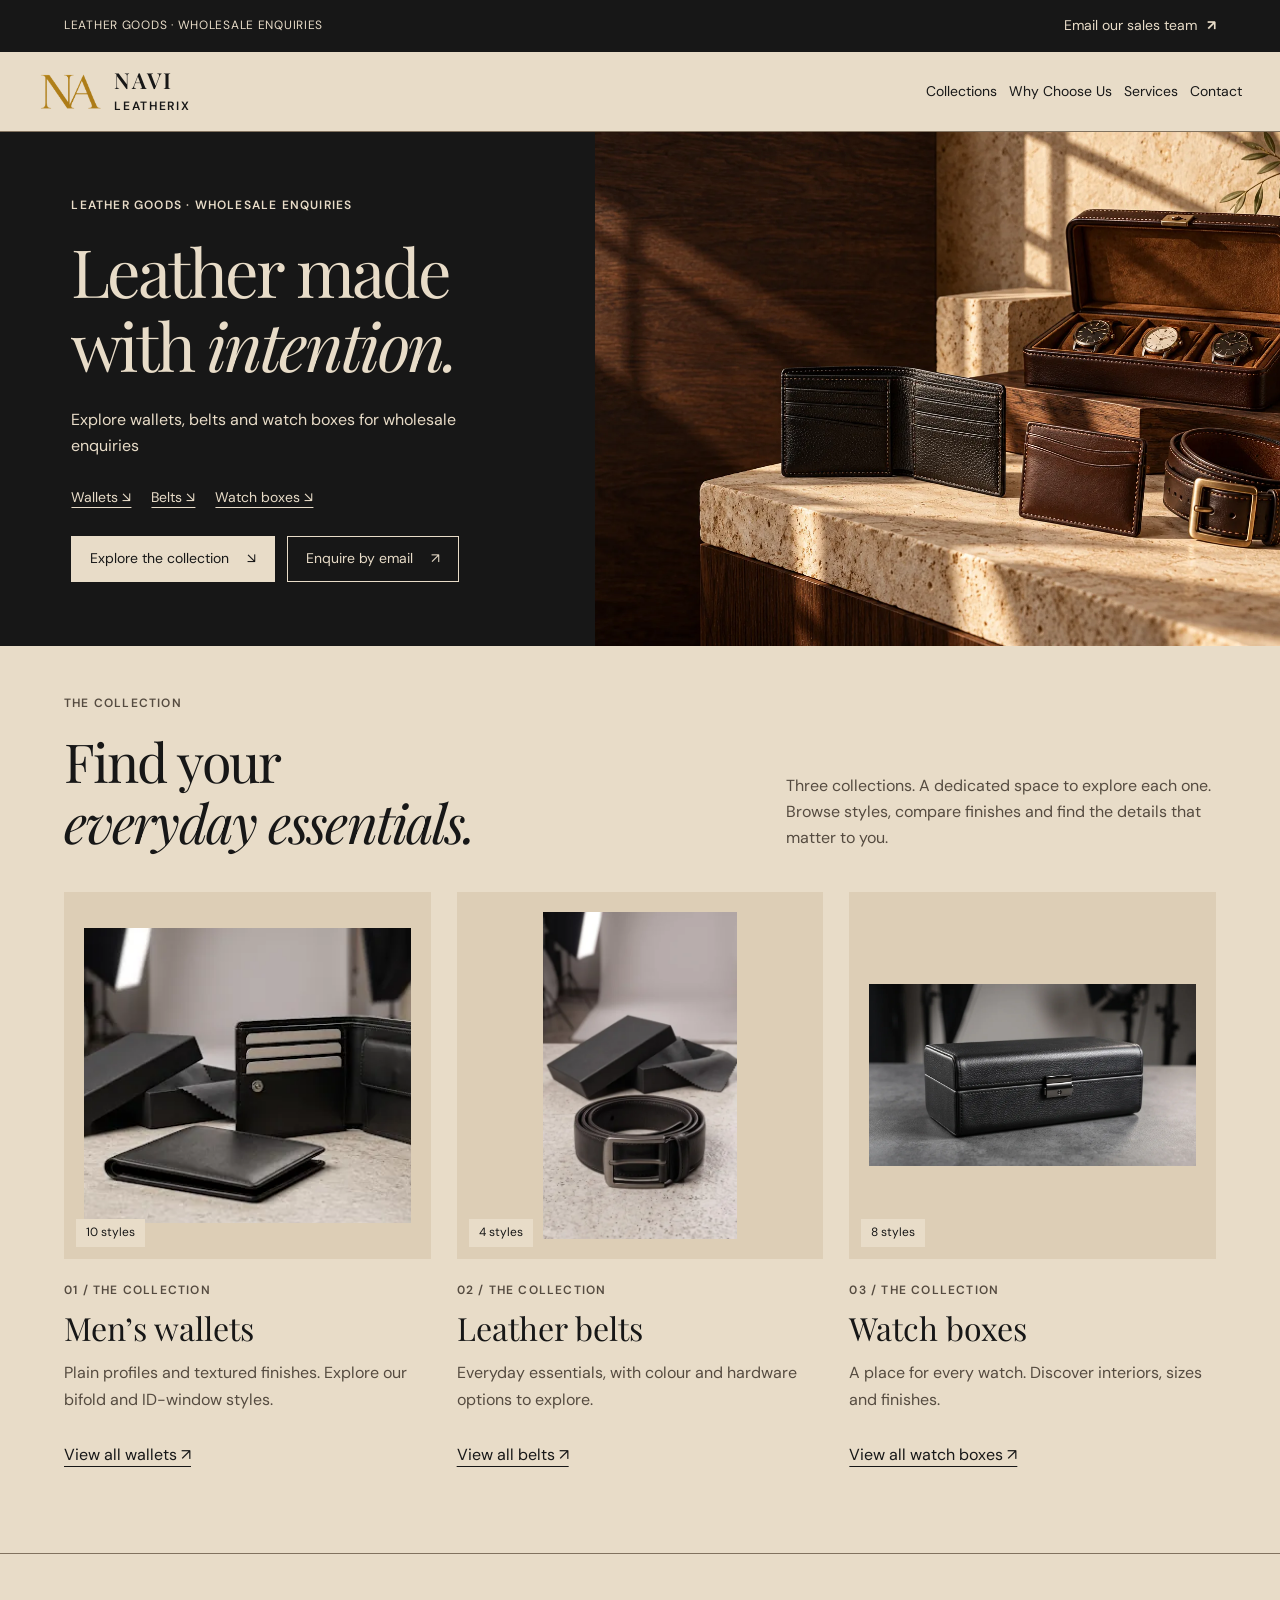
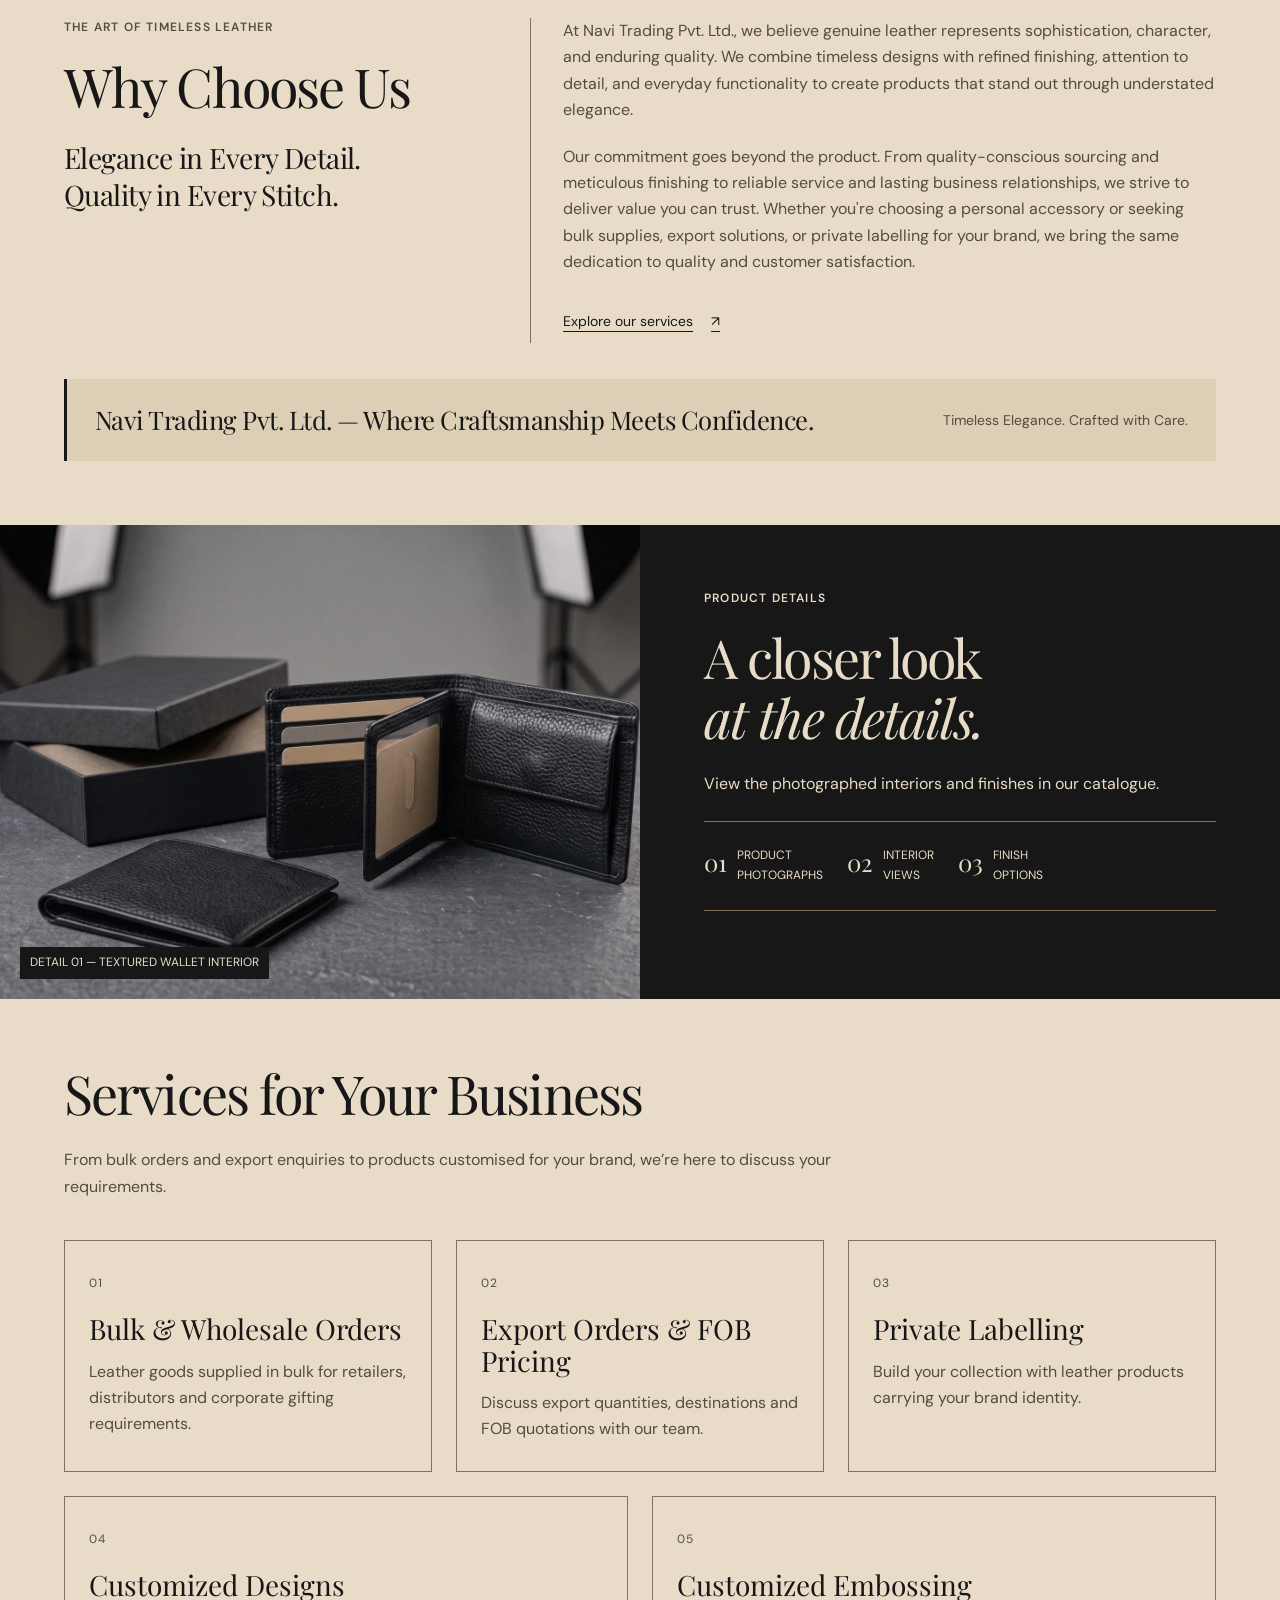
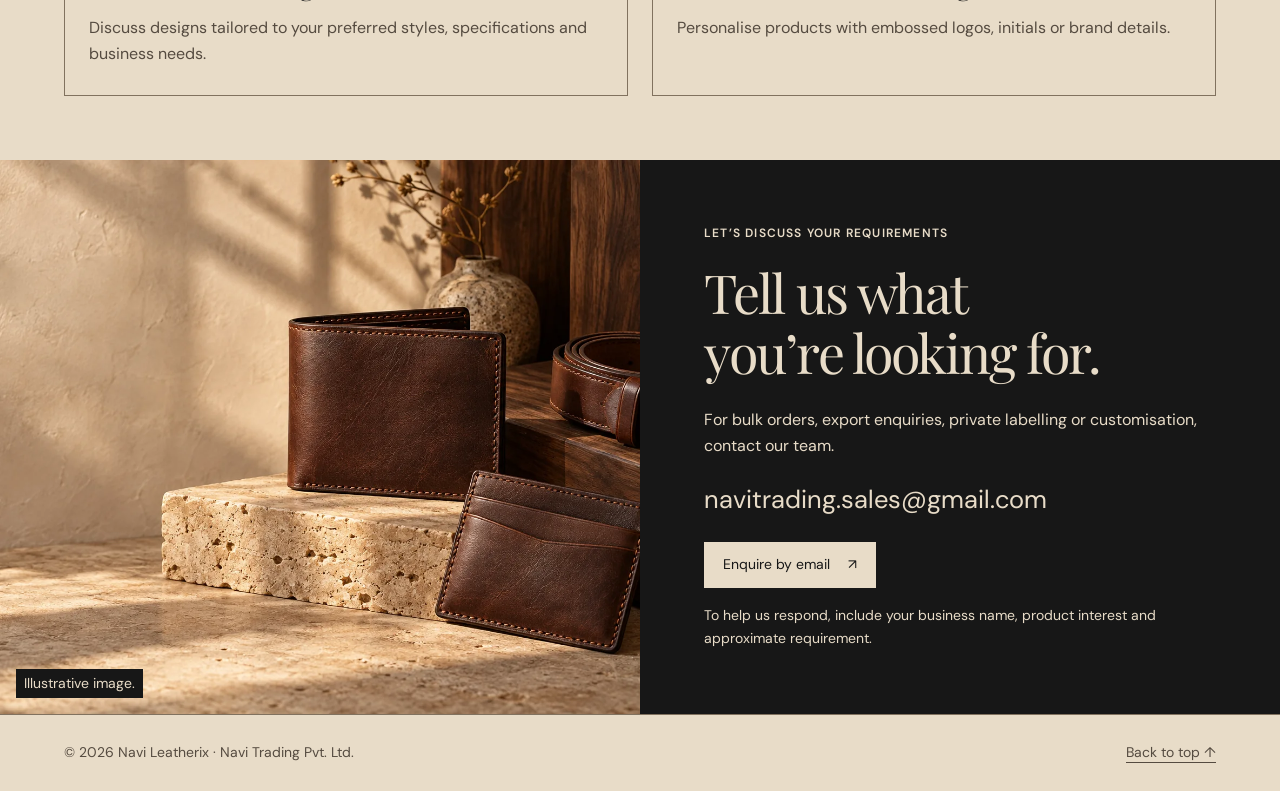
<file: why-us.html>
<!doctype html>
<html lang="en">
<head>
<meta charset="utf-8"><meta name="viewport" content="width=device-width, initial-scale=1"><meta name="theme-color" content="#e8dcc8">
<title>Why Choose Us | Navi Leatherix</title>
<link rel="icon" type="image/png" href="assets/navi-monogram.png">
<link rel="canonical" href="index.html">
<link rel="stylesheet" href="styles.css">
<script>window.location.replace('index.html#why-us');</script>
<noscript><meta http-equiv="refresh" content="0; url=index.html#why-us"></noscript>
</head>
<body>
<main class="section-pad">
  <h1>Why Choose Us</h1>
  <p><a class="line-link" href="index.html#why-us">Read Why Choose Us on our home page <span aria-hidden="true">↗</span></a></p>
</main>
</body>
</html>
</file>
<file: styles.css>
:root {
  --paper:#e8dcc8; --surface:#f2e9da; --ink:#171717; --muted:#554b40;
  --line:#81725f; --soft:#ddceb6; --dark:#242424;
  --serif:'Playfair Display',Georgia,serif; --sans:'DM Sans',Arial,sans-serif;
  --header-offset:100px;
}
*{box-sizing:border-box}
html{scroll-behavior:smooth;scroll-padding-top:var(--header-offset)}
body{margin:0;background:var(--paper);color:var(--ink);font:16px/1.65 var(--sans);-webkit-font-smoothing:antialiased}
a{color:inherit;text-decoration:none;text-underline-offset:5px}
button{font:inherit;color:inherit;cursor:pointer}
img{display:block;max-width:100%}
[hidden]{display:none!important}
h1,h2,h3,h4{font-family:var(--serif);font-weight:400;line-height:1.12;margin:0;overflow-wrap:anywhere}
p{margin:0 0 20px}
em{font-weight:400}
:focus-visible{outline:3px solid var(--surface);outline-offset:3px;box-shadow:0 0 0 6px var(--ink)}
main:focus,section[tabindex="-1"]:focus,.wallet-block:focus,#categories:focus{outline:none;box-shadow:none}
.skip-link{position:fixed;left:16px;top:8px;z-index:100;padding:12px 18px;background:var(--ink);color:var(--surface);transform:translateY(-180%)}
.skip-link:focus{transform:none}
.topline{display:flex;justify-content:space-between;align-items:center;flex-wrap:wrap;gap:8px 20px;min-height:44px;padding:4px 5%;background:var(--ink);color:var(--paper);font-size:12px;letter-spacing:.06em}
.topline a{display:inline-flex;align-items:center;gap:10px;min-height:44px;font-size:14px;letter-spacing:0}
.topline-short{display:none}
.header{position:sticky;top:0;z-index:30;display:grid;grid-template-columns:auto minmax(0,1fr);align-items:center;gap:16px;min-height:80px;padding:10px 3%;background:var(--paper);border-bottom:1px solid var(--line)}
.brand{display:flex;align-items:center;gap:12px;width:max-content;max-width:100%;min-height:44px}
.brand-logo{display:block;flex:0 0 64px;width:64px;height:auto}
.brand-name{font:600 22px/1.15 var(--serif);letter-spacing:.08em;color:var(--ink);overflow-wrap:anywhere}
.brand-name small{display:block;font:600 12px/1.5 var(--sans);letter-spacing:.14em;margin-top:4px}
.nav{display:flex;justify-content:flex-end;flex-wrap:wrap;gap:12px;min-width:0}
.nav a{display:inline-flex;align-items:center;min-width:44px;min-height:44px;font-size:14px}
.nav a{white-space:nowrap}
.nav a:hover{text-decoration:underline}
.btn,.hero-mail,.contact-button{display:inline-flex;justify-content:center;align-items:center;gap:18px;min-width:44px;min-height:46px;max-width:100%;padding:10px 18px;border:1px solid var(--dark);background:var(--dark);color:var(--surface);font-size:14px;line-height:1.5;text-align:center;overflow-wrap:anywhere}
.btn-dark:hover,.contact-button:hover{background:var(--ink);border-color:var(--ink)}
.menu-toggle{display:none;border:0;background:transparent}
.hero{display:grid;grid-template-columns:minmax(0,1fr) minmax(0,1.15fr);align-items:stretch;max-width:1600px;margin:auto;background:var(--ink);color:var(--paper)}
.hero-content{padding:64px 12%;min-width:0;align-self:center}
.eyebrow{font-size:12px;letter-spacing:.1em;font-weight:600;margin:0 0 18px;color:var(--muted)}
.hero-eyebrow{color:var(--paper)}
.hero h1{font-size:clamp(40px,5.2vw,76px);letter-spacing:-.045em}
.hero h1 em{color:inherit}
.hero-lede{margin:24px 0 16px;max-width:490px}
.hero-categories{display:flex;gap:8px 20px;flex-wrap:wrap;margin-bottom:16px}
.hero-categories a{display:inline-flex;align-items:center;min-height:44px;font-size:14px;text-decoration:underline}
.hero-actions{display:flex;align-items:center;gap:12px;flex-wrap:wrap}
.btn-cream{background:var(--paper);color:var(--ink);border-color:var(--paper)}
.btn-cream:hover{background:var(--surface)}
.hero-mail{background:transparent;color:var(--paper);border-color:var(--paper)}
.hero-mail:hover{background:var(--dark)}
.hero-media{position:relative;min-width:0;margin:0;min-height:460px}
.hero-img{width:100%;height:100%;object-fit:cover;object-position:center}
.hero-index{position:absolute;bottom:16px;left:16px;right:16px;width:max-content;max-width:calc(100% - 32px);padding:6px 10px;background:var(--ink);color:var(--paper);font-size:12px}
.catalogue-nav{width:min(1240px,90%);margin:0 auto;padding:24px 0;display:flex;justify-content:space-between;align-items:center;gap:16px;flex-wrap:wrap;border-bottom:1px solid var(--line)}
.catalogue-nav>span{font:24px var(--serif)}
.category-links{display:flex;gap:8px;flex-wrap:wrap}
.category-links a{display:inline-flex;align-items:center;justify-content:center;gap:16px;min-width:44px;min-height:44px;padding:8px 16px;border:1px solid var(--line);font-size:14px}
.category-links a:hover{background:var(--soft)}
.section-pad{padding:64px max(5%,calc((100% - 1240px)/2))}
.collection{width:min(1240px,90%);margin:auto;padding:48px 0 64px}
.section-head,.wallet-head,.purse-catalogue-head{display:flex;justify-content:space-between;align-items:flex-end;flex-wrap:wrap;gap:20px;margin-bottom:28px}
.section-head h2,.contact h2,.craft-copy h2{font-size:clamp(36px,4.2vw,60px);letter-spacing:-.035em}
.section-aside{max-width:430px;color:var(--muted);margin:0}
.wallet-block{padding-top:32px;border-top:1px solid var(--line)}
.wallet-head h3,.purse-catalogue-head h3{font-size:36px}
.wallet-head p,.purse-catalogue-head p:not(.eyebrow){margin:12px 0 0;color:var(--muted)}
.section-number{display:block;font-size:12px;letter-spacing:.1em;margin-bottom:12px;color:var(--muted)}
.browse-return{display:inline-flex;align-items:center;min-width:44px;min-height:44px;font-size:14px;text-decoration:underline;flex-shrink:0}
.wallet-tabs{display:flex;gap:8px;flex-wrap:wrap;margin-bottom:24px}
.wallet-tab{min-height:44px;min-width:44px;padding:8px 14px;border:1px solid var(--line);background:var(--surface);font-size:14px}
.wallet-tab span{margin-left:8px;font-size:12px}
.wallet-tab.active{background:var(--ink);color:var(--paper);border-color:var(--ink)}
.wallet-tab:not(.active):hover{background:var(--soft)}
.wallet-grid,.belt-product-grid,.watchbox-product-grid{display:grid;grid-template-columns:repeat(2,minmax(0,1fr));gap:48px 32px}
.wallet-card,.belt-product-card,.watchbox-product-card{min-width:0;display:flex;flex-direction:column}
.wallet-image,.belt-gallery-main,.watchbox-gallery-main{background:var(--soft);overflow:hidden}
.image-zoom-trigger{display:flex;flex-direction:column;width:100%;padding:0;border:0;background:transparent;cursor:zoom-in}
.image-zoom-trigger img{width:100%;height:auto;object-fit:contain}
.wallet-image img{aspect-ratio:1.1}
.belt-gallery-main img{aspect-ratio:.95}
.watchbox-gallery-main img{aspect-ratio:1.5}
.view-larger-cue{display:flex;align-items:center;justify-content:flex-end;width:100%;min-height:44px;padding:8px 12px;border-top:1px solid var(--line);background:var(--surface);color:var(--ink);font-size:14px}
.image-zoom-trigger:focus-visible{outline-offset:-6px;box-shadow:inset 0 0 0 3px var(--ink)}
.purse-thumbnails{display:grid;grid-template-columns:repeat(3,minmax(0,1fr));gap:8px;margin-top:10px}
.purse-thumb{min-width:44px;min-height:44px;padding:5px;border:1px solid var(--line);background:var(--surface);text-align:left}
.purse-thumb img{width:100%;height:72px;object-fit:contain;background:var(--soft)}
.gallery-caption{display:block;padding-top:5px;font-size:12px;line-height:1.5;overflow-wrap:anywhere}
.purse-thumb.active{outline:2px solid var(--ink);outline-offset:-3px}
.product-info{display:flex;flex-direction:column;flex:1;align-items:flex-start;padding-top:20px;min-width:0}
.product-code{font-size:12px;letter-spacing:.08em;color:var(--muted);margin:0 0 8px;overflow-wrap:anywhere}
.product-name{font-size:28px;margin-bottom:12px}
.product-description{font-size:16px;color:var(--muted);margin:0 0 18px}
.selected-label{font-size:14px;color:var(--muted);margin:10px 0 16px;overflow-wrap:anywhere}
.swatches,.belt-options,.purse-color-options{position:relative;display:flex;flex-wrap:wrap;gap:8px;width:100%;margin-bottom:0}
.color-choice,.belt-option,.watchbox-color-button{display:inline-flex;align-items:center;gap:8px;min-width:44px;min-height:44px;max-width:100%;padding:8px 14px;border:1px solid var(--line);background:var(--surface);font-size:14px;line-height:1.5;text-align:left}
.color-choice span,.belt-option span,.watchbox-color-button span{overflow-wrap:anywhere;min-width:0}
.color-choice i,.belt-option i,.watchbox-color-button i{display:block;width:16px;height:16px;flex:0 0 16px;border:1px solid #666;border-radius:50%}
.color-choice.active,.belt-option.active,.watchbox-color-button.active{background:var(--soft);outline:2px solid var(--ink);outline-offset:-3px}
.color-choice:hover,.belt-option:hover,.watchbox-color-button:hover,.purse-thumb:hover{background:var(--soft)}
.variant-swatch{position:static;display:inline-flex;justify-content:center;align-items:center;gap:8px;min-width:44px;min-height:44px;padding:0;border:0;border-radius:50%;background:transparent;color:var(--ink)}
.variant-swatch .swatch-disc{display:grid;place-items:center;width:26px;height:26px;flex:0 0 26px;border:0;border-radius:50%;box-shadow:inset 0 0 0 1px #0003;font-style:normal;color:var(--surface)}
.variant-swatch .swatch-check{font-size:15px;line-height:1;visibility:hidden}
.variant-swatch.active{background:transparent;outline:0}
.variant-swatch.active .swatch-disc{outline:2px solid var(--ink);outline-offset:4px}
.variant-swatch.active .swatch-check{visibility:visible}
.variant-swatch:hover{background:transparent}
.variant-swatch:hover .swatch-disc{box-shadow:inset 0 0 0 2px rgb(242 233 218 / 50%)}
.variant-swatch:focus-visible{outline:2px solid var(--ink);outline-offset:2px;box-shadow:none}
.variant-swatch:has(.variant-hardware){border-radius:0;padding-inline:8px}
.variant-hardware{font-size:13px}
/* Shared group anchor keeps long finish names within the card on small screens. */
.variant-swatch .variant-tooltip{position:absolute;z-index:3;bottom:100%;left:0;width:max-content;max-width:100%;padding:6px 10px;background:var(--ink);color:var(--paper);font-size:12px;line-height:1.5;overflow-wrap:anywhere;text-align:left;visibility:hidden;opacity:0}
.variant-swatch:not([data-dismissed]):is(:hover,:focus-visible) .variant-tooltip{visibility:visible;opacity:1}
.product-enquiry{display:inline-flex;align-items:center;gap:14px;min-width:44px;min-height:44px;max-width:100%;margin-top:auto;align-self:flex-start;color:var(--ink);font-size:14px;text-decoration:underline;text-underline-offset:6px;text-decoration-thickness:1px;overflow-wrap:anywhere}
.product-enquiry:hover{text-decoration-thickness:2px}
.email-inline,.line-link{display:inline-flex;align-items:center;min-width:44px;min-height:44px;max-width:100%;gap:18px;font-size:14px;text-decoration:underline;overflow-wrap:anywhere}
.email-inline{margin-top:24px}
.belt-catalogue,.watchbox-catalogue{margin-top:48px;padding-top:40px;border-top:1px solid var(--line)}
.craft,.contact{display:grid;grid-template-columns:minmax(0,1fr) minmax(0,1fr);background:var(--ink);color:var(--paper)}
.craft-image,.contact-image{position:relative;min-height:420px;min-width:0}
.craft-image img,.contact-image img{width:100%;height:100%;position:absolute;inset:0;object-fit:cover}
.contact-image{margin:0}
.contact-image figcaption{position:absolute;bottom:16px;left:16px;max-width:calc(100% - 32px);padding:4px 8px;background:var(--ink);color:var(--paper);font-size:14px;line-height:1.5}
.craft-image span{position:absolute;bottom:20px;left:20px;max-width:calc(100% - 40px);padding:6px 10px;background:var(--ink);color:var(--paper);font-size:12px}
.craft-copy,.contact-copy{min-width:0;padding:64px 10%;align-self:center}
.eyebrow.light{color:var(--paper)}
.craft-copy h2,.contact h2{margin-bottom:24px}
.craft-stats{display:flex;gap:24px;flex-wrap:wrap;padding:24px 0;margin:24px 0;border-block:1px solid var(--line)}
.craft-stats>div{display:flex;gap:10px;align-items:flex-start}
.craft-stats b{font:24px var(--serif)}
.craft-stats span{font-size:12px}
.contact-email{display:block;max-width:100%;overflow-wrap:anywhere;user-select:text}
.contact-email{font-size:clamp(18px,2vw,26px);margin-bottom:20px}
.contact-button{background:var(--paper);color:var(--ink);border-color:var(--paper)}
.contact-button:hover{background:var(--surface);color:var(--ink)}
.email-guidance{font-size:14px;margin:20px 0}
.contact-copy small{display:block;font-size:14px;line-height:1.65;margin-top:16px}
.footer{display:flex;align-items:center;justify-content:space-between;gap:16px;padding:16px 5%;background:var(--paper);border-top:1px solid var(--line);font-size:14px;color:var(--muted)}
.footer a{display:inline-flex;align-items:center;min-width:44px;min-height:44px;text-decoration:underline}
.footer a:hover{text-decoration-thickness:2px}
/* Fit and source-size viewing share a bounded, independently scrollable stage. */
.image-viewer-open{overflow:hidden}
.image-viewer{width:calc(100% - 24px);max-width:1100px;max-height:calc(100dvh - 24px);padding:0;border:1px solid var(--line);background:var(--paper);color:var(--ink);overscroll-behavior:contain}
.image-viewer::backdrop{background:rgba(20,18,15,.88)}
.image-viewer-panel{padding:12px;display:flex;flex-direction:column;gap:12px;max-height:calc(100dvh - 26px);overflow:auto}
.image-viewer-toolbar{display:flex;justify-content:space-between;flex-wrap:wrap;gap:8px;flex-shrink:0}
.image-viewer-close{margin-left:auto}
.image-viewer-toolbar button{min-width:44px;min-height:44px;padding:8px 16px;border:1px solid var(--line);background:var(--surface);font-size:14px}
.image-viewer-detail[aria-pressed="true"]{background:var(--ink);color:var(--paper);border-color:var(--ink)}
.image-viewer-help{font-size:12px;color:var(--muted);margin:0;flex-shrink:0}
.image-viewer-stage{width:100%;height:var(--viewer-fit-height,64px);min-height:48px;flex:0 0 auto;overflow:auto;overscroll-behavior:contain;background:var(--soft)}
.image-viewer-canvas{width:max-content;min-width:100%;min-height:100%;display:grid;place-items:center}
.image-viewer-photo{display:block;width:var(--viewer-photo-width,auto);height:var(--viewer-photo-height,auto);max-width:none;object-fit:contain}
.image-viewer-error{margin:0;padding:12px;font-size:14px}
.image-viewer-footer{display:grid;grid-template-columns:auto minmax(0,1fr) auto;align-items:center;gap:12px;flex-shrink:0}
.image-viewer-caption{grid-column:2;grid-row:1;margin:0;text-align:center;font-size:14px;line-height:1.5;overflow-wrap:anywhere;max-height:min(9em,25dvh);overflow:auto}
.image-viewer-prev{grid-column:1;grid-row:1}
.image-viewer-next{grid-column:3;grid-row:1}
.image-viewer-prev,.image-viewer-next{flex-shrink:0;width:44px;height:44px;border:1px solid var(--line);background:var(--surface);font-size:28px}
@media(max-width:1000px){
  .header{grid-template-columns:44px minmax(0,1fr) 44px;padding:8px 5%;min-height:60px;gap:12px}
  .menu-toggle{display:flex;align-items:center;justify-content:center;flex-direction:column;gap:6px;width:44px;height:44px;padding:10px}
  .menu-toggle i{height:1px;width:18px;background:var(--ink)}
  .brand{justify-self:center}
  .nav{display:none;position:absolute;top:100%;left:0;right:0;max-height:var(--navigation-height,calc(100dvh - var(--header-offset)));overflow:auto;padding:12px 6%;background:var(--paper);box-shadow:0 15px 20px #15110c12;flex-direction:column;flex-wrap:nowrap;justify-content:flex-start;gap:4px}
  .nav.open{display:flex}
  .nav a{padding:8px 0;border-bottom:1px solid var(--line);white-space:normal;flex-shrink:0}
  .hero-content{padding:44px 8%}
}
@media(max-width:900px){
  .section-head{align-items:flex-start}
  .section-aside{max-width:600px}
  .craft-copy,.contact-copy{padding:40px 7%}
}
@media(max-width:600px){
  .footer{flex-direction:column;align-items:flex-start;gap:8px}
  .topline-full,.topline a{display:none}
  .topline-short{display:inline}
  .header{grid-template-columns:44px minmax(0,1fr);gap:8px 12px}
  .brand{justify-self:start}
  .brand-logo{flex-basis:52px;width:52px}
  .hero{grid-template-columns:minmax(0,1fr)}
  .hero-content{padding:36px 5%}
  .hero h1{font-size:clamp(38px,9vw,52px)}
  .hero-media{min-height:0;aspect-ratio:1.5}
  .catalogue-nav{padding-block:20px}
  .category-links{width:100%}
  .category-links a{flex:1;padding:8px;gap:8px}
  .collection{padding:36px 0 40px}
  .section-head h2,.contact h2,.craft-copy h2{font-size:38px}
  .wallet-head h3,.purse-catalogue-head h3{font-size:32px}
  .wallet-grid,.belt-product-grid,.watchbox-product-grid{grid-template-columns:minmax(0,1fr);gap:36px}
  .product-name{font-size:26px}
  .craft,.contact{grid-template-columns:minmax(0,1fr)}
  .craft-image,.contact-image{min-height:280px}
  .craft-copy,.contact-copy{padding:36px 5%}
  .section-pad{padding:40px 5%}
  .craft-stats{gap:16px}
  .image-viewer-footer{gap:8px}
}
@media(prefers-reduced-motion:reduce){*,*::before,*::after{scroll-behavior:auto!important;transition:none!important}}

/* Combined business services and wholesale enquiries. */
.services{position:relative;background:var(--paper)}
.section-alias{position:absolute;top:0;left:0;width:1px;height:0;pointer-events:none}
.services-intro{max-width:780px}
.services-intro h2{font-size:clamp(36px,4.2vw,60px);letter-spacing:-.035em;margin-bottom:24px}
.services-intro p,.service-card p{color:var(--muted)}
.services-intro p{margin-bottom:0}
.services-grid{display:grid;grid-template-columns:repeat(6,minmax(0,1fr));gap:24px;margin:40px 0 0}
.service-card{grid-column:span 2;min-width:0;padding:28px 24px;border:1px solid var(--line)}
.service-card:nth-child(n+4){grid-column:span 3}
.service-number{font-size:12px;color:var(--muted);letter-spacing:.1em}
.service-card h3{font-size:28px;margin:18px 0 14px}
.service-card p{margin:0}
@media(max-width:900px){.services-grid{grid-template-columns:repeat(2,minmax(0,1fr))}.service-card,.service-card:nth-child(n+4){grid-column:span 1}.service-card:last-child{grid-column:span 2}}
@media(max-width:600px){.services-intro h2{font-size:38px}.services-grid{grid-template-columns:minmax(0,1fr);gap:16px;margin-top:28px}.service-card,.service-card:nth-child(n+4),.service-card:last-child{grid-column:auto;padding:24px 20px}}

/* Compact home-page brand story. */
.why-us{background:var(--paper);border-top:1px solid var(--line)}
.why-layout{display:grid;grid-template-columns:minmax(0,.85fr) minmax(0,1.45fr);gap:clamp(32px,5vw,80px);align-items:start}
.why-intro,.why-story{min-width:0}
.why-intro .eyebrow{max-width:320px}
.why-intro h2{font-size:clamp(38px,4.2vw,60px);letter-spacing:-.035em;margin-bottom:24px;max-width:360px}
.why-intro h2 span{display:inline-block}
.why-intro h3{font-size:clamp(24px,2.2vw,30px);line-height:1.3;letter-spacing:-.02em;max-width:360px}
.why-story{max-width:760px;padding-left:32px;border-left:1px solid var(--line)}
.why-story p{color:var(--muted)}
.why-story .line-link{margin-top:4px}
.why-closing{display:flex;justify-content:space-between;align-items:center;gap:24px 40px;flex-wrap:wrap;margin-top:36px;padding:24px 28px;background:var(--soft);border-left:3px solid var(--ink)}
.why-closing p{margin:0}
.why-signature{flex:1 1 460px;font:400 clamp(22px,2vw,28px)/1.3 var(--serif);letter-spacing:-.02em}
.why-motto{font-size:14px;color:var(--muted)}
@media(max-width:900px){.why-layout{grid-template-columns:minmax(0,1fr);gap:28px}.why-intro h2,.why-intro h3{max-width:600px}.why-story{padding-left:0;border-left:0}.why-closing{margin-top:28px}}
@media(max-width:600px){.why-intro h2{font-size:38px;margin-bottom:18px}.why-layout{gap:24px}.why-closing{padding:20px;gap:16px}.why-signature{flex-basis:100%}}

/* Multipage collection previews and catalogue pages. */
.nav a[aria-current="page"]{text-decoration:underline;text-underline-offset:8px}
.collection-previews{display:grid;grid-template-columns:repeat(3,minmax(0,1fr));gap:26px;margin:40px 0 12px}
.collection-preview{min-width:0;display:block}
.preview-photo{position:relative;aspect-ratio:1;background:var(--soft);display:flex;align-items:center;justify-content:center;padding:20px}
.preview-photo img{width:100%;height:100%;object-fit:contain;transition:transform .25s ease}
.collection-preview:hover .preview-photo img{transform:translateY(-4px)}
.preview-photo>span{position:absolute;bottom:12px;left:12px;background:var(--paper);padding:4px 10px;font-size:12px}
.preview-heading{padding-top:22px}
.preview-heading .eyebrow{margin-bottom:10px}
.preview-heading h3{font-size:32px;margin-bottom:14px}
.preview-heading p:not(.eyebrow){color:var(--muted)}
.preview-link{display:inline-flex;align-items:center;min-height:44px;text-decoration:underline;text-underline-offset:6px}
.category-intro{background:var(--soft);padding:30px 5% 0}
.category-intro-inner{max-width:1240px;margin:auto}
.breadcrumb{display:flex;gap:12px;align-items:center;flex-wrap:wrap;color:var(--muted);font-size:14px;margin-bottom:32px}
.breadcrumb a{min-height:44px;display:inline-flex;align-items:center;text-decoration:underline}
.category-intro h1{font-size:clamp(42px,5vw,70px);letter-spacing:-.04em}
.category-intro .section-head{margin-bottom:32px}
.category-switch{display:flex;gap:24px;flex-wrap:wrap;border-top:1px solid var(--line)}
.category-switch a{display:inline-flex;align-items:center;min-height:60px;border-bottom:3px solid transparent}
.category-switch a[aria-current="page"]{border-bottom-color:var(--ink)}
.category-products .wallet-grid{grid-template-columns:repeat(3,minmax(0,1fr))}
.category-products .wallet-name{font-size:25px}
.catalogue-enquiry{padding:48px max(5%,calc((100% - 1240px)/2));display:flex;justify-content:space-between;align-items:center;gap:28px;flex-wrap:wrap;background:var(--soft)}
.catalogue-enquiry h2{font-size:44px;margin-bottom:20px}
@media(max-width:900px){.collection-previews{gap:20px}.preview-photo{padding:12px}.preview-heading h3{font-size:28px}.category-products .wallet-grid{grid-template-columns:repeat(2,minmax(0,1fr))}}
@media(max-width:600px){.collection-previews,.category-products .wallet-grid{grid-template-columns:minmax(0,1fr)}.collection-previews{gap:36px}.preview-photo{aspect-ratio:1.3}.preview-photo img{max-width:400px}.category-intro{padding-top:18px}.breadcrumb{margin-bottom:16px}.category-intro .section-head{gap:20px}.category-switch{gap:20px}.catalogue-enquiry h2{font-size:38px}}
</file>
